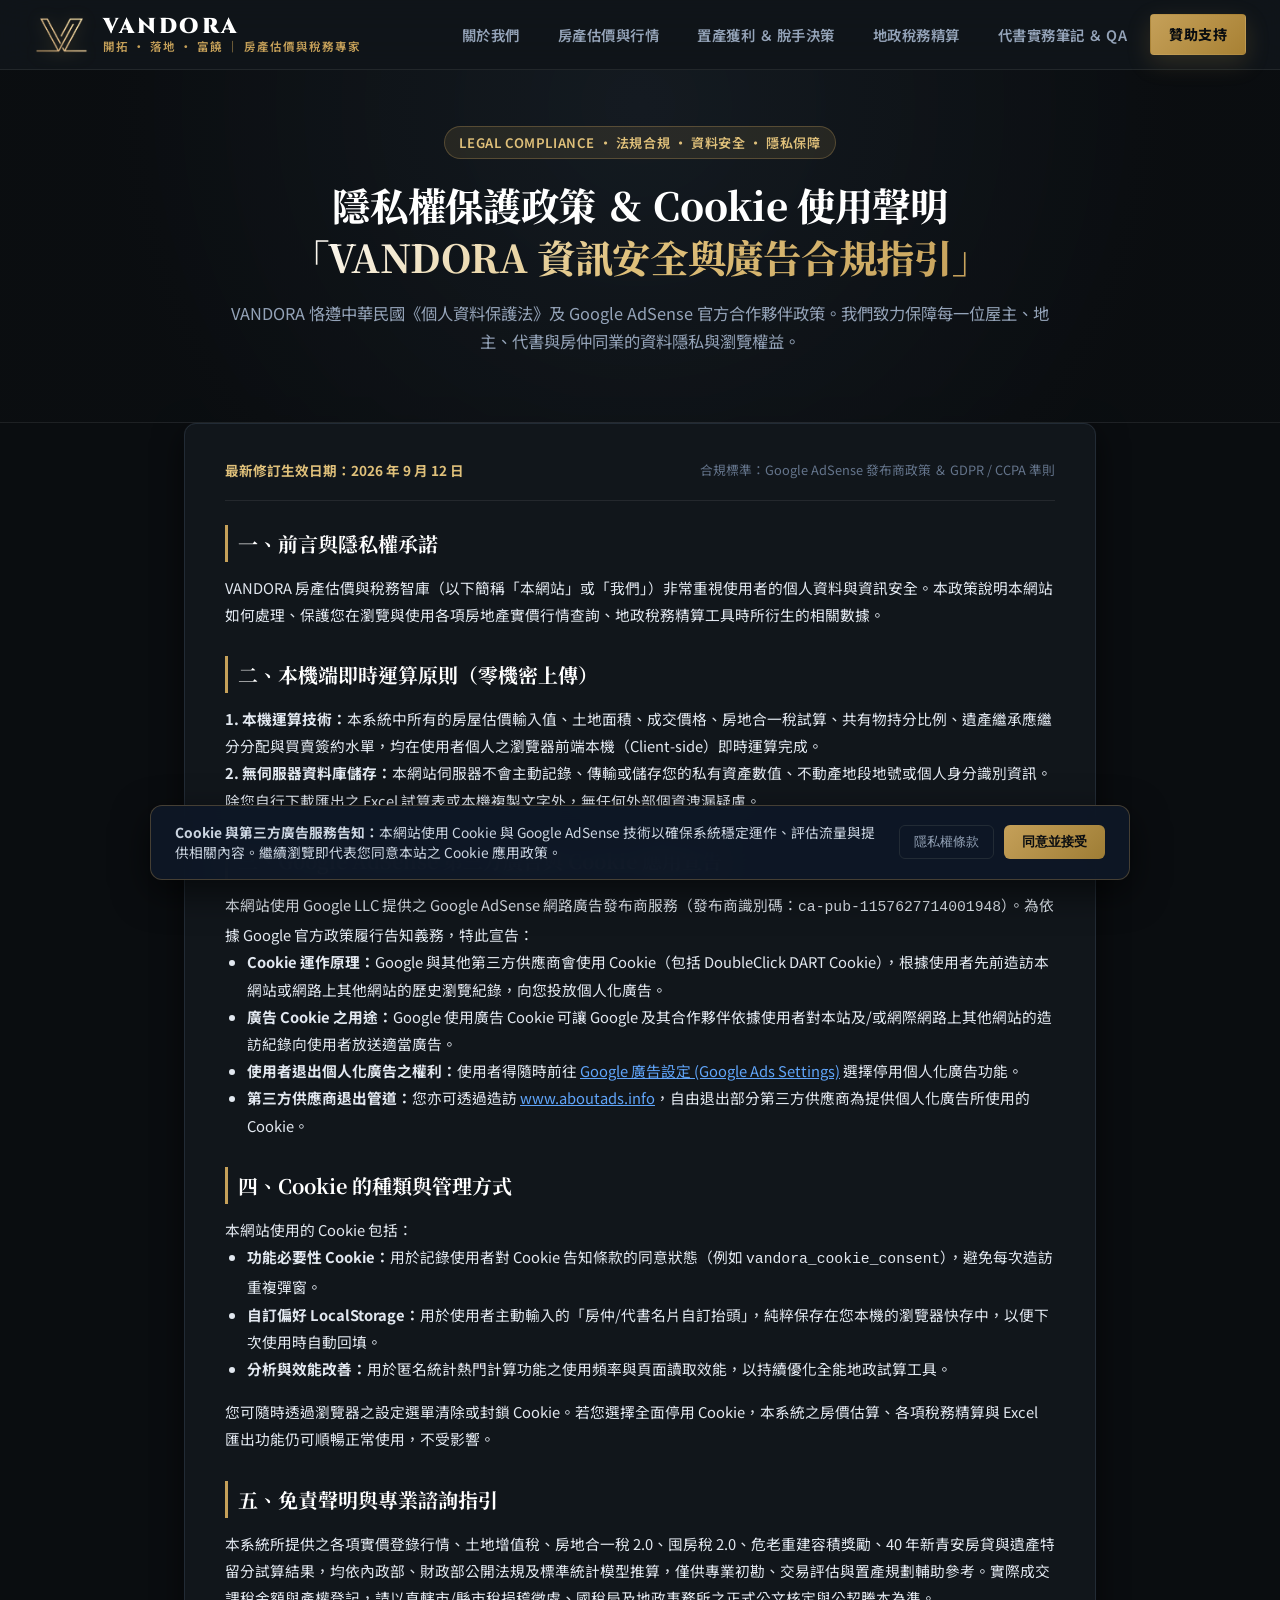
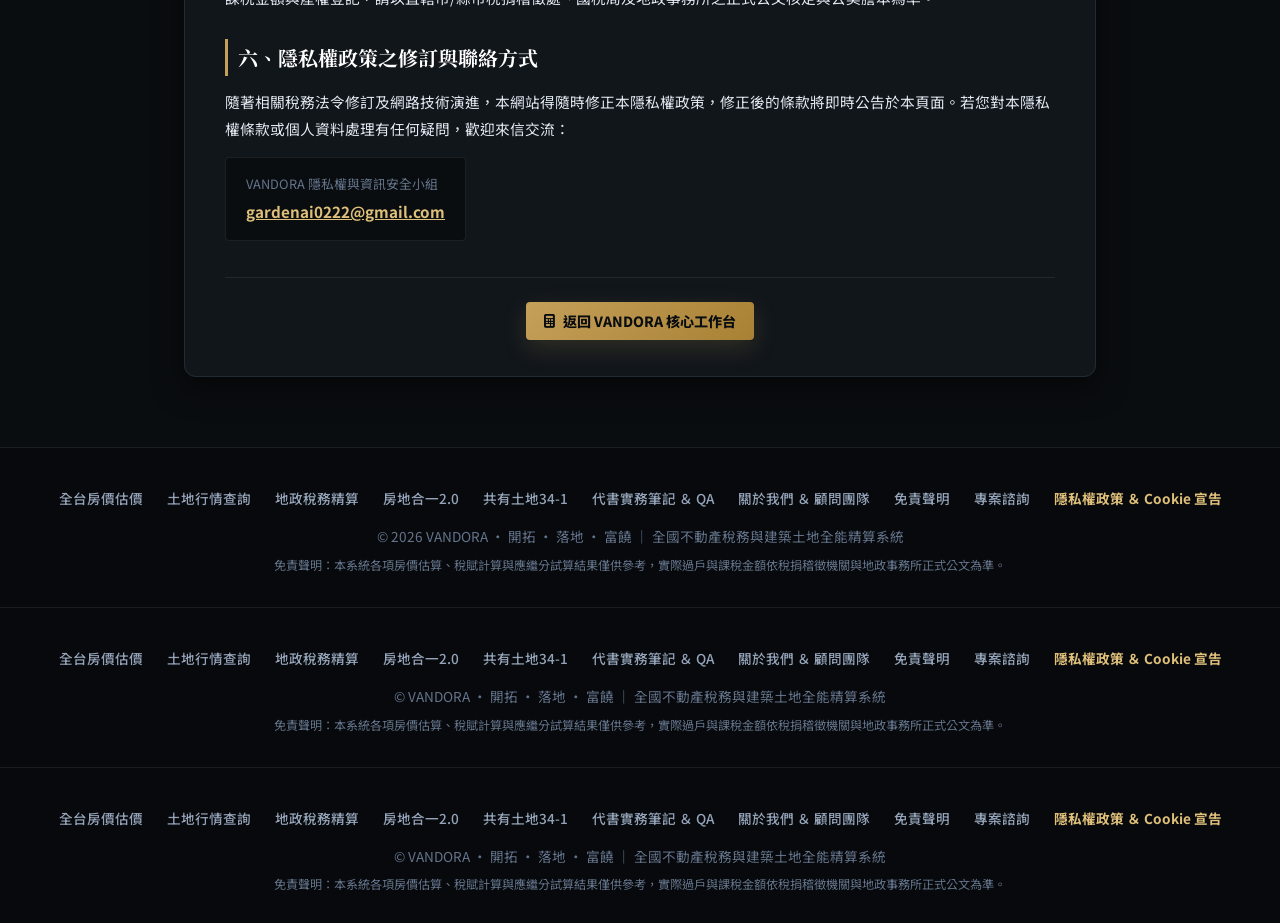
<file: privacy.html>
<!DOCTYPE html>
<html lang="zh-TW">
<head>
    <meta charset="UTF-8">
    <meta name="viewport" content="width=device-width, initial-scale=1.0">
    <title>隱私權政策與 Cookie 使用聲明 ｜ Google AdSense 官方合規 ｜ VANDORA</title>
    <meta name="description" content="VANDORA（開拓 ‧ 落地 ‧ 富饒）官方隱私權保護政策、Cookie 使用聲明、Google AdSense 第三方廣告服務條款與個人資料安全保障宣告。嚴格合規個人資料保護法與 Google 發布商規範。">
    <meta name="keywords" content="VANDORA隱私權政策, Cookie聲明, Google AdSense廣告政策, 個人資料保護法, 房產估價隱私, 地政稅務個資安全">
    <meta name="author" content="VANDORA 專業法務與資訊團隊">
    <link rel="canonical" href="https://gardenai0222-a11y.github.io/VANDORA/privacy.html">

    <!-- Open Graph -->
    <meta property="og:site_name" content="VANDORA 房產估價與稅務智庫">
    <meta property="og:title" content="隱私權政策與 Cookie 使用聲明 ｜ VANDORA">
    <meta property="og:description" content="VANDORA 官方隱私權保護政策與 Google AdSense 服務條款合規宣告。">
    <meta property="og:type" content="website">
    <meta property="og:url" content="https://gardenai0222-a11y.github.io/VANDORA/privacy.html">
    <meta property="og:image" content="https://gardenai0222-a11y.github.io/VANDORA/assets/vandora_logo.png">
    <meta property="og:locale" content="zh_TW">

    <!-- Google AdSense 官方發布商代碼 -->
    <script async src="https://pagead2.googlesyndication.com/pagead/js/adsbygoogle.js?client=ca-pub-1157627714001948" crossorigin="anonymous"></script>

    <!-- Schema.org JSON-LD -->
    <script type="application/ld+json">
    {
      "@context": "https://schema.org",
      "@type": "WebPage",
      "name": "VANDORA 隱私權政策與 Cookie 使用聲明",
      "url": "https://gardenai0222-a11y.github.io/VANDORA/privacy.html",
      "description": "VANDORA 官方隱私權保護條款、Google AdSense 廣告供應商 Cookie 政策與使用者權利宣告。",
      "publisher": {
        "@type": "Organization",
        "name": "VANDORA 房產估價與稅務智庫",
        "url": "https://gardenai0222-a11y.github.io/",
        "logo": "https://gardenai0222-a11y.github.io/VANDORA/assets/vandora_logo.png"
      }
    }
    </script>

    <link rel="preconnect" href="https://fonts.googleapis.com">
    <link rel="preconnect" href="https://fonts.gstatic.com" crossorigin>
    <link href="https://fonts.googleapis.com/css2?family=Cinzel:wght@600;700;800;900&family=Noto+Sans+TC:wght@400;500;600;700;900&family=Noto+Serif+TC:wght@500;600;700;800;900&display=swap" rel="stylesheet">
    <link rel="stylesheet" href="https://cdnjs.cloudflare.com/ajax/libs/font-awesome/6.5.1/css/all.min.css">
    <link rel="stylesheet" href="css/style.css">
    <link rel="icon" type="image/png" href="assets/favicon.png">
    <link rel="manifest" href="manifest.json">
</head>
<body>

    <!-- 頂級雙層典雅導覽列 (Precision Navbar) -->
    <header class="navbar">
        <div class="nav-container">
            <a href="index.html" class="brand-wrapper">
                <img src="assets/vandora_icon.png" alt="VANDORA Logo" class="brand-logo-img">
                <div class="brand-titles">
                    <span class="brand-name">VANDORA</span>
                    <span class="brand-sub">開拓 ‧ 落地 ‧ 富饒 ｜ 房產估價與稅務專家</span>
                </div>
            </a>

            <ul class="nav-menu" id="navMenu">
                <li><a href="about.html">關於我們</a></li>
                <li><a href="index.html">房產估價與行情</a></li>
                <li><a href="roi.html">置產獲利 ＆ 脫手決策</a></li>
                <li><a href="tax.html">地政稅務精算</a></li>
                <li><a href="notes.html">代書實務筆記 ＆ QA</a></li>
                <li><a href="javascript:void(0)" onclick="openSponsorModal()" class="btn-gold-action">贊助支持</a></li>
            </ul>

            <div class="hamburger" id="hamburgerBtn">
                <i class="fas fa-bars"></i>
            </div>
        </div>
    </header>

    <!-- 頁首 Editorial Hero Header -->
    <section class="hero-editorial" style="padding-bottom: 30px;">
        <div class="container">
            <div class="hero-tag">
                LEGAL COMPLIANCE ‧ 法規合規 ‧ 資料安全 ‧ 隱私保障
            </div>
            <h1 class="hero-headline">
                隱私權保護政策 ＆ Cookie 使用聲明<br>
                <span>「VANDORA 資訊安全與廣告合規指引」</span>
            </h1>
            <p class="hero-subhead">
                VANDORA 恪遵中華民國《個人資料保護法》及 Google AdSense 官方合作夥伴政策。我們致力保障每一位屋主、地主、代書與房仲同業的資料隱私與瀏覽權益。
            </p>
        </div>
    </section>

    <!-- 隱私權政策本體內容 -->
    <main class="container" style="max-width: 960px; margin-bottom: 70px;">
        <div class="card" style="background: var(--c-bg-surface); border: 1px solid var(--c-border-subtle); border-radius: var(--radius-md); padding: 36px 40px; box-shadow: var(--shadow-elevated);">

            <div style="border-bottom: 1px solid var(--c-border-hairline); padding-bottom: 18px; margin-bottom: 24px; display: flex; justify-content: space-between; align-items: center; flex-wrap: wrap; gap: 10px;">
                <span style="font-size: 0.85rem; color: var(--c-brass-light); font-weight: 700;">最新修訂生效日期：2026 年 9 月 12 日</span>
                <span style="font-size: 0.8rem; color: var(--c-text-dim);">合規標準：Google AdSense 發布商政策 ＆ GDPR / CCPA 準則</span>
            </div>

            <article style="color: var(--c-text-main); font-size: 0.92rem; line-height: 1.85;">
                <h3 style="color: #FFFFFF; font-size: 1.25rem; font-family: var(--font-serif); margin-top: 24px; margin-bottom: 12px; border-left: 3px solid var(--c-brass-gold); padding-left: 10px;">
                    一、前言與隱私權承諾
                </h3>
                <p>
                    VANDORA 房產估價與稅務智庫（以下簡稱「本網站」或「我們」）非常重視使用者的個人資料與資訊安全。本政策說明本網站如何處理、保護您在瀏覽與使用各項房地產實價行情查詢、地政稅務精算工具時所衍生的相關數據。
                </p>

                <h3 style="color: #FFFFFF; font-size: 1.25rem; font-family: var(--font-serif); margin-top: 28px; margin-bottom: 12px; border-left: 3px solid var(--c-brass-gold); padding-left: 10px;">
                    二、本機端即時運算原則（零機密上傳）
                </h3>
                <p>
                    <strong>1. 本機運算技術：</strong>本系統中所有的房屋估價輸入值、土地面積、成交價格、房地合一稅試算、共有物持分比例、遺產繼承應繼分分配與買賣簽約水單，均在使用者個人之瀏覽器前端本機（Client-side）即時運算完成。<br>
                    <strong>2. 無伺服器資料庫儲存：</strong>本網站伺服器不會主動記錄、傳輸或儲存您的私有資產數值、不動產地段地號或個人身分識別資訊。除您自行下載匯出之 Excel 試算表或本機複製文字外，無任何外部個資洩漏疑慮。
                </p>

                <h3 style="color: #FFFFFF; font-size: 1.25rem; font-family: var(--font-serif); margin-top: 28px; margin-bottom: 12px; border-left: 3px solid var(--c-brass-gold); padding-left: 10px;">
                    三、Google AdSense 第三方廣告與 Cookie 應用宣告
                </h3>
                <p>
                    本網站使用 Google LLC 提供之 Google AdSense 網路廣告發布商服務（發布商識別碼：<code>ca-pub-1157627714001948</code>）。為依據 Google 官方政策履行告知義務，特此宣告：
                </p>
                <ul style="padding-left: 22px; margin-bottom: 16px;">
                    <li><strong>Cookie 運作原理：</strong>Google 與其他第三方供應商會使用 Cookie（包括 DoubleClick DART Cookie），根據使用者先前造訪本網站或網路上其他網站的歷史瀏覽紀錄，向您投放個人化廣告。</li>
                    <li><strong>廣告 Cookie 之用途：</strong>Google 使用廣告 Cookie 可讓 Google 及其合作夥伴依據使用者對本站及/或網際網路上其他網站的造訪紀錄向使用者放送適當廣告。</li>
                    <li><strong>使用者退出個人化廣告之權利：</strong>使用者得隨時前往 <a href="https://www.google.com/settings/ads" target="_blank" style="color: #60A5FA; text-decoration: underline;">Google 廣告設定 (Google Ads Settings)</a> 選擇停用個人化廣告功能。</li>
                    <li><strong>第三方供應商退出管道：</strong>您亦可透過造訪 <a href="https://www.aboutads.info" target="_blank" style="color: #60A5FA; text-decoration: underline;">www.aboutads.info</a>，自由退出部分第三方供應商為提供個人化廣告所使用的 Cookie。</li>
                </ul>

                <h3 style="color: #FFFFFF; font-size: 1.25rem; font-family: var(--font-serif); margin-top: 28px; margin-bottom: 12px; border-left: 3px solid var(--c-brass-gold); padding-left: 10px;">
                    四、Cookie 的種類與管理方式
                </h3>
                <p>
                    本網站使用的 Cookie 包括：
                </p>
                <ul style="padding-left: 22px; margin-bottom: 16px;">
                    <li><strong>功能必要性 Cookie：</strong>用於記錄使用者對 Cookie 告知條款的同意狀態（例如 <code>vandora_cookie_consent</code>），避免每次造訪重複彈窗。</li>
                    <li><strong>自訂偏好 LocalStorage：</strong>用於使用者主動輸入的「房仲/代書名片自訂抬頭」，純粹保存在您本機的瀏覽器快存中，以便下次使用時自動回填。</li>
                    <li><strong>分析與效能改善：</strong>用於匿名統計熱門計算功能之使用頻率與頁面讀取效能，以持續優化全能地政試算工具。</li>
                </ul>
                <p>
                    您可隨時透過瀏覽器之設定選單清除或封鎖 Cookie。若您選擇全面停用 Cookie，本系統之房價估算、各項稅務精算與 Excel 匯出功能仍可順暢正常使用，不受影響。
                </p>

                <h3 style="color: #FFFFFF; font-size: 1.25rem; font-family: var(--font-serif); margin-top: 28px; margin-bottom: 12px; border-left: 3px solid var(--c-brass-gold); padding-left: 10px;">
                    五、免責聲明與專業諮詢指引
                </h3>
                <p>
                    本系統所提供之各項實價登錄行情、土地增值稅、房地合一稅 2.0、囤房稅 2.0、危老重建容積獎勵、40 年新青安房貸與遺產特留分試算結果，均依內政部、財政部公開法規及標準統計模型推算，僅供專業初勘、交易評估與置產規劃輔助參考。實際成交課稅金額與產權登記，請以直轄市/縣市稅捐稽徵處、國稅局及地政事務所之正式公文核定與公契謄本為準。
                </p>

                <h3 style="color: #FFFFFF; font-size: 1.25rem; font-family: var(--font-serif); margin-top: 28px; margin-bottom: 12px; border-left: 3px solid var(--c-brass-gold); padding-left: 10px;">
                    六、隱私權政策之修訂與聯絡方式
                </h3>
                <p>
                    隨著相關稅務法令修訂及網路技術演進，本網站得隨時修正本隱私權政策，修正後的條款將即時公告於本頁面。若您對本隱私權條款或個人資料處理有任何疑問，歡迎來信交流：
                </p>
                <div style="background: var(--c-bg-canvas); border: 1px solid var(--c-border-hairline); border-radius: var(--radius-xs); padding: 14px 20px; margin-top: 14px; display: inline-block;">
                    <div style="font-size: 0.8rem; color: var(--c-text-dim); margin-bottom: 2px;">VANDORA 隱私權與資訊安全小組</div>
                    <a href="mailto:gardenai0222@gmail.com" style="color: var(--c-brass-light); font-weight: 700; font-size: 0.95rem; text-decoration: underline;">gardenai0222@gmail.com</a>
                </div>
            </article>

            <div style="text-align: center; margin-top: 36px; padding-top: 24px; border-top: 1px solid var(--c-border-hairline);">
                <a href="index.html" class="btn-gold-action" style="display: inline-flex; align-items: center; gap: 8px; text-decoration: none; padding: 10px 24px;">
                    <i class="fas fa-calculator"></i> 返回 VANDORA 核心工作台
                </a>
            </div>
        </div>
    </main>

    <!-- 頁尾 Footer -->
    <footer class="site-footer">
        <div class="container">
            <div class="footer-nav">
                <a href="index.html">全台房價估價</a>
                <a href="index.html">土地行情查詢</a>
                <a href="tax.html">地政稅務精算</a>
                <a href="tax.html#workbench">房地合一2.0</a>
                <a href="tax.html#workbench">共有土地34-1</a>
                <a href="notes.html">代書實務筆記 ＆ QA</a>
                <a href="about.html">關於我們 ＆ 顧問團隊</a>
                <a href="about.html#disclaimer">免責聲明</a>
                <a href="about.html#contact">專案諮詢</a>
                <a href="privacy.html" style="color: var(--c-brass-light); font-weight: 700;">隱私權政策 ＆ Cookie 宣告</a>
            </div>
            <p style="margin-bottom: 8px;">© <span id="currentYearFooter"></span> VANDORA ‧ 開拓 ‧ 落地 ‧ 富饒 ｜ 全國不動產稅務與建築土地全能精算系統</p>
            <p style="font-size: 0.76rem; color: var(--c-text-dim);">免責聲明：本系統各項房價估算、稅賦計算與應繼分試算結果僅供參考，實際過戶與課稅金額依稅捐稽徵機關與地政事務所正式公文為準。</p>
        </div>
    </footer>

    <!-- 贊助支持彈窗 Modal (純自願隨喜請喝咖啡 ‧ 零法律糾紛 ‧ 零客服負擔 ‧ 全功能直接免費使用) -->
<div id="sponsorModal" onclick="if(event.target===this)closeSponsorModal()" style="display: none; position: fixed; inset: 0; width: 100vw; height: 100vh; background: rgba(0, 0, 0, 0.82); z-index: 100000; align-items: center; justify-content: center; backdrop-filter: blur(8px); padding: 16px; box-sizing: border-box; overflow-y: auto;">
    <div style="position: relative; background: #11161B; border: 1px solid var(--c-brass-border, #C5A059); border-radius: 16px; padding: 26px 22px 20px; max-width: 480px; width: 100%; max-height: calc(100vh - 40px); overflow-y: auto; text-align: center; box-shadow: 0 20px 50px rgba(0,0,0,0.8); box-sizing: border-box;">
        
        <!-- 右上角極明顯關閉按鈕 -->
        <button type="button" onclick="closeSponsorModal()" style="position: absolute; top: 12px; right: 12px; background: rgba(255, 255, 255, 0.1); border: 1px solid rgba(255, 255, 255, 0.25); color: #FFFFFF; width: 34px; height: 34px; border-radius: 50%; font-size: 1.15rem; line-height: 1; cursor: pointer; display: flex; align-items: center; justify-content: center; transition: all 0.2s;" onmouseover="this.style.background='rgba(255,255,255,0.25)'" onmouseout="this.style.background='rgba(255,255,255,0.1)'" title="關閉視窗 (ESC)" aria-label="關閉視窗">✕</button>

        <div style="width: 48px; height: 48px; border-radius: 50%; background: var(--c-brass-muted, rgba(197, 160, 89, 0.15)); color: var(--c-brass-light, #DFC07A); display: flex; align-items: center; justify-content: center; font-size: 1.45rem; margin: 0 auto 10px; border: 1px solid var(--c-brass-border, #C5A059);">
            ☕
        </div>
        <h3 style="color: #FFFFFF; font-size: 1.25rem; font-weight: 800; font-family: var(--font-serif); margin-bottom: 5px;">請開發與維運團隊喝杯咖啡</h3>
        <p style="color: var(--c-text-muted, #94A3B8); font-size: 0.82rem; margin-bottom: 10px; line-height: 1.5;">
            VANDORA 堅持<strong>全功能 100% 開放免費使用、無付費牆、免註冊登入</strong>。所有 Excel 旗艦試算報告、簽約水單與法規精算皆可在瀏覽器直接免費一鍵匯出！
        </p>

        <!-- 隨喜利他理念說明卡 -->
        <div style="background: rgba(197, 160, 89, 0.08); border: 1px solid rgba(197, 160, 89, 0.3); border-radius: 8px; padding: 9px 12px; text-align: left; font-size: 0.78rem; line-height: 1.5; color: #E2E8F0; margin-bottom: 10px;">
            <strong style="color: #DFC07A; display: block; margin-bottom: 2px;">🌿 隨喜支持 ‧ 讓專業工具持續開源運作：</strong>
            若本工具在您買賣房屋、地政簽約、資產傳承或申報房產稅時，為您避開了法規地雷、精準省下了數萬元的代書費與重稅，歡迎自由隨喜請工程團隊喝杯咖啡（NT$ 50 ~ 200 元隨喜），補貼每週自動同步內政部開放資料之雲端伺服器頻寬！
        </div>

        <!-- 銀行帳戶與多元轉帳 -->
        <div style="background: #0A0D10; border: 1px solid var(--c-border-subtle, rgba(255,255,255,0.1)); border-radius: 10px; padding: 11px 13px; margin-bottom: 10px; text-align: left;">
            <div style="display: flex; justify-content: space-between; align-items: center; margin-bottom: 3px;">
                <span style="font-size: 0.76rem; color: var(--c-text-dim, #94A3B8);">國泰世華商業銀行 (代碼 013) ｜ 戶名：胡女士</span>
                <span style="font-size: 0.7rem; color: #34D399; background: rgba(52, 211, 153, 0.15); padding: 1px 5px; border-radius: 4px;">支援各大網銀/ATM</span>
            </div>
            <div style="font-size: 1.2rem; font-weight: 800; color: #DFC07A; font-family: monospace; letter-spacing: 1.5px; margin-bottom: 3px;">
                帳號：007506098097
            </div>
            <div style="font-size: 0.7rem; color: var(--c-text-dim, #64748B); line-height: 1.35;">
                💡 跨行轉帳小撇步：使用 街口支付 / 台灣 Pay / LINE Pay / 各家網銀 通常享有每月跨行免手續費優惠！
            </div>
        </div>

        <div style="font-size: 0.68rem; color: #64748B; line-height: 1.4; margin-bottom: 12px; text-align: justify; background: rgba(0,0,0,0.25); padding: 7px 9px; border-radius: 6px; border: 1px dashed rgba(255,255,255,0.08);">
            ⚖️ 【無償隨喜贊助聲明】：本贊助純屬自願性無償請喝咖啡性質（民法第 406條無償贈與），無任何商品販售、無實體或數位禮包、無人工對帳或後續寄送義務。本站全功能永久免費，不贊助亦可 100% 自由使用與匯出報告，絕無任何強制或對價關係。感謝您的認同與暖心鼓勵！
        </div>

        <!-- 複製按鈕組 -->
        <div style="display: grid; grid-template-columns: 1fr 1fr; gap: 8px; margin-bottom: 8px;">
            <button type="button" onclick="copySponsorAccount()" style="background: var(--c-brass-gold, #C5A059); color: #0A0D10; font-weight: 800; font-size: 0.8rem; border: none; padding: 9px; border-radius: 6px; cursor: pointer;">
                複製帳號 (00750...)
            </button>
            <button type="button" onclick="copySponsorBankCode()" style="background: rgba(197, 160, 89, 0.2); border: 1px solid var(--c-brass-gold, #C5A059); color: #DFC07A; font-weight: 800; font-size: 0.8rem; padding: 9px; border-radius: 6px; cursor: pointer;">
                複製銀行代碼 (013)
            </button>
        </div>
        <button type="button" onclick="closeSponsorModal()" style="width: 100%; background: rgba(255,255,255,0.07); color: #E2E8F0; font-weight: 700; font-size: 0.84rem; border: 1px solid rgba(255,255,255,0.18); padding: 8px; border-radius: 6px; cursor: pointer;" onmouseover="this.style.background='rgba(255,255,255,0.15)'" onmouseout="this.style.background='rgba(255,255,255,0.07)'">
            關閉視窗 (ESC)
        </button>
    </div>
</div>

<!-- Cookie 告知橫幅 (Cookie Consent Banner) -->
<div id="cookieBanner" class="cookie-consent-banner" style="display: none;">
    <div class="cookie-consent-text">
        <strong>Cookie 與第三方廣告服務告知：</strong>本網站使用 Cookie 與 Google AdSense 技術以確保系統穩定運作、評估流量與提供相關內容。繼續瀏覽即代表您同意本站之 Cookie 應用政策。
    </div>
    <div class="cookie-consent-actions">
        <button type="button" class="btn-cookie-privacy" onclick="openPrivacyModal()">隱私權條款</button>
        <button type="button" class="btn-cookie-accept" onclick="acceptCookieConsent()">同意並接受</button>
    </div>
</div>

<!-- 隱私權政策與 Cookie 條款彈窗 Modal (Google AdSense 審核必備) -->
<div id="privacyModal" onclick="if(event.target===this)closePrivacyModal()" style="display: none; position: fixed; inset: 0; width: 100vw; height: 100vh; background: rgba(0, 0, 0, 0.85); z-index: 100000; align-items: center; justify-content: center; backdrop-filter: blur(10px); padding: 16px; box-sizing: border-box; overflow-y: auto;">
    <div style="position: relative; background: #11161B; border: 1px solid var(--c-brass-border, #C5A059); border-radius: 16px; padding: 28px 24px; max-width: 640px; width: 100%; max-height: calc(100vh - 40px); overflow-y: auto; text-align: left; box-shadow: 0 20px 50px rgba(0,0,0,0.8); box-sizing: border-box;">
        <button type="button" onclick="closePrivacyModal()" style="position: absolute; top: 14px; right: 14px; background: rgba(255, 255, 255, 0.1); border: 1px solid rgba(255, 255, 255, 0.25); color: #FFFFFF; width: 34px; height: 34px; border-radius: 50%; font-size: 1.15rem; line-height: 1; cursor: pointer; display: flex; align-items: center; justify-content: center; transition: all 0.2s;" onmouseover="this.style.background='rgba(255,255,255,0.25)'" onmouseout="this.style.background='rgba(255,255,255,0.1)'" title="關閉視窗 (ESC)" aria-label="關閉視窗">✕</button>
        <div style="display: flex; justify-content: space-between; align-items: center; border-bottom: 1px solid var(--c-border-hairline, rgba(255,255,255,0.1)); padding-bottom: 14px; margin-bottom: 14px;">
            <h3 style="color: #FFFFFF; font-size: 1.25rem; font-weight: 800; font-family: var(--font-serif); margin: 0; display: flex; align-items: center; gap: 8px;">
                隱私權政策 ＆ Cookie 使用聲明
            </h3>
        </div>
        
        <div class="privacy-body-scroll" style="color: #CBD5E1; font-size: 0.85rem; line-height: 1.6;">
            <h4 style="color: #DFC07A; margin-top: 10px; margin-bottom: 4px;">一、個人資料保護原則</h4>
            <p>本系統（VANDORA）尊重並保護每位使用者的隱私。所有房屋市值試算、土地行情與地政稅務精算均在使用者瀏覽器端本機即時運算完成，本站不會主動儲存或對外洩漏您的資產數據。</p>

            <h4 style="color: #DFC07A; margin-top: 12px; margin-bottom: 4px;">二、Google AdSense 廣告與第三方 Cookie 宣告</h4>
            <p>本網站使用 Google AdSense 廣告發布商服務（發布商 ID：<code>ca-pub-1157627714001948</code>）。Google 作為第三方廣告供應商，會使用 Cookie（包括 DoubleClick DART Cookie）根據您造訪本網站及其他網站的歷史紀錄投放相關廣告。</p>
            <ul style="padding-left: 20px; margin-top: 4px;">
                <li>使用者得隨時造訪 <a href="https://www.google.com/settings/ads" target="_blank" style="color: #60A5FA;">Google 廣告設定</a> 停用個人化廣告。</li>
                <li>若您不希望第三方供應商使用 Cookie 投放廣告，亦可前往 <a href="https://www.aboutads.info" target="_blank" style="color: #60A5FA;">AboutAds.info</a> 退出。</li>
            </ul>

            <h4 style="color: #DFC07A; margin-top: 12px; margin-bottom: 4px;">三、網站流量分析與效能優化</h4>
            <p>本站可能透過匿名化分析技術記錄造訪次數、熱門功能與停留時間，以持續優化全能地政試算工具之運算效能。</p>

            <h4 style="color: #DFC07A; margin-top: 12px; margin-bottom: 4px;">四、免責聲明</h4>
            <p>本系統各項實價登錄行情與稅務試算均依內政部公開數據與常規估價演算法推算，實際成交價格與課稅稅額請以買賣雙方契約及主管機關正式核定為準。</p>
        </div>

        <div style="text-align: right; margin-top: 16px;">
            <button type="button" onclick="closePrivacyModal()" style="background: linear-gradient(135deg, #C5A059 0%, #9E7D35 100%); color: #0A0D10; font-weight: 800; border: none; padding: 10px 24px; border-radius: 6px; cursor: pointer;">
                我已充分了解並關閉
            </button>
        </div>
    </div>
</div>


<!-- 頁尾 Footer -->
    <footer class="site-footer">
        <div class="container">
            <div class="footer-nav">
                <a href="index.html">全台房價估價</a>
                <a href="index.html">土地行情查詢</a>
                <a href="tax.html">地政稅務精算</a>
                <a href="tax.html#workbench">房地合一2.0</a>
                <a href="tax.html#workbench">共有土地34-1</a>
                <a href="notes.html">代書實務筆記 ＆ QA</a>
                <a href="about.html">關於我們 ＆ 顧問團隊</a>
                <a href="about.html#disclaimer">免責聲明</a>
                <a href="about.html#contact">專案諮詢</a>
                <a href="privacy.html" style="color: var(--c-brass-light); font-weight: 700;">隱私權政策 ＆ Cookie 宣告</a>
            </div>
            <p style="margin-bottom: 8px;">© <span id="currentYearFooter"></span> VANDORA ‧ 開拓 ‧ 落地 ‧ 富饒 ｜ 全國不動產稅務與建築土地全能精算系統</p>
            <p style="font-size: 0.76rem; color: var(--c-text-dim);">免責聲明：本系統各項房價估算、稅賦計算與應繼分試算結果僅供參考，實際過戶與課稅金額依稅捐稽徵機關與地政事務所正式公文為準。</p>
        </div>
    </footer>

    <!-- 贊助支持彈窗 Modal (純自願隨喜請喝咖啡 ‧ 零法律糾紛 ‧ 零客服負擔 ‧ 全功能直接免費使用) -->
<div id="sponsorModal" onclick="if(event.target===this)closeSponsorModal()" style="display: none; position: fixed; inset: 0; width: 100vw; height: 100vh; background: rgba(0, 0, 0, 0.82); z-index: 100000; align-items: center; justify-content: center; backdrop-filter: blur(8px); padding: 16px; box-sizing: border-box; overflow-y: auto;">
    <div style="position: relative; background: #11161B; border: 1px solid var(--c-brass-border, #C5A059); border-radius: 16px; padding: 26px 22px 20px; max-width: 480px; width: 100%; max-height: calc(100vh - 40px); overflow-y: auto; text-align: center; box-shadow: 0 20px 50px rgba(0,0,0,0.8); box-sizing: border-box;">
        
        <!-- 右上角極明顯關閉按鈕 -->
        <button type="button" onclick="closeSponsorModal()" style="position: absolute; top: 12px; right: 12px; background: rgba(255, 255, 255, 0.1); border: 1px solid rgba(255, 255, 255, 0.25); color: #FFFFFF; width: 34px; height: 34px; border-radius: 50%; font-size: 1.15rem; line-height: 1; cursor: pointer; display: flex; align-items: center; justify-content: center; transition: all 0.2s;" onmouseover="this.style.background='rgba(255,255,255,0.25)'" onmouseout="this.style.background='rgba(255,255,255,0.1)'" title="關閉視窗 (ESC)" aria-label="關閉視窗">✕</button>

        <div style="width: 48px; height: 48px; border-radius: 50%; background: var(--c-brass-muted, rgba(197, 160, 89, 0.15)); color: var(--c-brass-light, #DFC07A); display: flex; align-items: center; justify-content: center; font-size: 1.45rem; margin: 0 auto 10px; border: 1px solid var(--c-brass-border, #C5A059);">
            ☕
        </div>
        <h3 style="color: #FFFFFF; font-size: 1.25rem; font-weight: 800; font-family: var(--font-serif); margin-bottom: 5px;">請開發與維運團隊喝杯咖啡</h3>
        <p style="color: var(--c-text-muted, #94A3B8); font-size: 0.82rem; margin-bottom: 10px; line-height: 1.5;">
            VANDORA 堅持<strong>全功能 100% 開放免費使用、無付費牆、免註冊登入</strong>。所有 Excel 旗艦試算報告、簽約水單與法規精算皆可在瀏覽器直接免費一鍵匯出！
        </p>

        <!-- 隨喜利他理念說明卡 -->
        <div style="background: rgba(197, 160, 89, 0.08); border: 1px solid rgba(197, 160, 89, 0.3); border-radius: 8px; padding: 9px 12px; text-align: left; font-size: 0.78rem; line-height: 1.5; color: #E2E8F0; margin-bottom: 10px;">
            <strong style="color: #DFC07A; display: block; margin-bottom: 2px;">🌿 隨喜支持 ‧ 讓專業工具持續開源運作：</strong>
            若本工具在您買賣房屋、地政簽約、資產傳承或申報房產稅時，為您避開了法規地雷、精準省下了數萬元的代書費與重稅，歡迎自由隨喜請工程團隊喝杯咖啡（NT$ 50 ~ 200 元隨喜），補貼每週自動同步內政部開放資料之雲端伺服器頻寬！
        </div>

        <!-- 銀行帳戶與多元轉帳 -->
        <div style="background: #0A0D10; border: 1px solid var(--c-border-subtle, rgba(255,255,255,0.1)); border-radius: 10px; padding: 11px 13px; margin-bottom: 10px; text-align: left;">
            <div style="display: flex; justify-content: space-between; align-items: center; margin-bottom: 3px;">
                <span style="font-size: 0.76rem; color: var(--c-text-dim, #94A3B8);">國泰世華商業銀行 (代碼 013) ｜ 戶名：胡女士</span>
                <span style="font-size: 0.7rem; color: #34D399; background: rgba(52, 211, 153, 0.15); padding: 1px 5px; border-radius: 4px;">支援各大網銀/ATM</span>
            </div>
            <div style="font-size: 1.2rem; font-weight: 800; color: #DFC07A; font-family: monospace; letter-spacing: 1.5px; margin-bottom: 3px;">
                帳號：007506098097
            </div>
            <div style="font-size: 0.7rem; color: var(--c-text-dim, #64748B); line-height: 1.35;">
                💡 跨行轉帳小撇步：使用 街口支付 / 台灣 Pay / LINE Pay / 各家網銀 通常享有每月跨行免手續費優惠！
            </div>
        </div>

        <div style="font-size: 0.68rem; color: #64748B; line-height: 1.4; margin-bottom: 12px; text-align: justify; background: rgba(0,0,0,0.25); padding: 7px 9px; border-radius: 6px; border: 1px dashed rgba(255,255,255,0.08);">
            ⚖️ 【無償隨喜贊助聲明】：本贊助純屬自願性無償請喝咖啡性質（民法第 406條無償贈與），無任何商品販售、無實體或數位禮包、無人工對帳或後續寄送義務。本站全功能永久免費，不贊助亦可 100% 自由使用與匯出報告，絕無任何強制或對價關係。感謝您的認同與暖心鼓勵！
        </div>

        <!-- 複製按鈕組 -->
        <div style="display: grid; grid-template-columns: 1fr 1fr; gap: 8px; margin-bottom: 8px;">
            <button type="button" onclick="copySponsorAccount()" style="background: var(--c-brass-gold, #C5A059); color: #0A0D10; font-weight: 800; font-size: 0.8rem; border: none; padding: 9px; border-radius: 6px; cursor: pointer;">
                複製帳號 (00750...)
            </button>
            <button type="button" onclick="copySponsorBankCode()" style="background: rgba(197, 160, 89, 0.2); border: 1px solid var(--c-brass-gold, #C5A059); color: #DFC07A; font-weight: 800; font-size: 0.8rem; padding: 9px; border-radius: 6px; cursor: pointer;">
                複製銀行代碼 (013)
            </button>
        </div>
        <button type="button" onclick="closeSponsorModal()" style="width: 100%; background: rgba(255,255,255,0.07); color: #E2E8F0; font-weight: 700; font-size: 0.84rem; border: 1px solid rgba(255,255,255,0.18); padding: 8px; border-radius: 6px; cursor: pointer;" onmouseover="this.style.background='rgba(255,255,255,0.15)'" onmouseout="this.style.background='rgba(255,255,255,0.07)'">
            關閉視窗 (ESC)
        </button>
    </div>
</div>

<!-- Cookie 告知橫幅 (Cookie Consent Banner) -->
<div id="cookieBanner" class="cookie-consent-banner" style="display: none;">
    <div class="cookie-consent-text">
        <strong>Cookie 與第三方廣告服務告知：</strong>本網站使用 Cookie 與 Google AdSense 技術以確保系統穩定運作、評估流量與提供相關內容。繼續瀏覽即代表您同意本站之 Cookie 應用政策。
    </div>
    <div class="cookie-consent-actions">
        <button type="button" class="btn-cookie-privacy" onclick="openPrivacyModal()">隱私權條款</button>
        <button type="button" class="btn-cookie-accept" onclick="acceptCookieConsent()">同意並接受</button>
    </div>
</div>

<!-- 隱私權政策與 Cookie 條款彈窗 Modal (Google AdSense 審核必備) -->
<div id="privacyModal" onclick="if(event.target===this)closePrivacyModal()" style="display: none; position: fixed; inset: 0; width: 100vw; height: 100vh; background: rgba(0, 0, 0, 0.85); z-index: 100000; align-items: center; justify-content: center; backdrop-filter: blur(10px); padding: 16px; box-sizing: border-box; overflow-y: auto;">
    <div style="position: relative; background: #11161B; border: 1px solid var(--c-brass-border, #C5A059); border-radius: 16px; padding: 28px 24px; max-width: 640px; width: 100%; max-height: calc(100vh - 40px); overflow-y: auto; text-align: left; box-shadow: 0 20px 50px rgba(0,0,0,0.8); box-sizing: border-box;">
        <button type="button" onclick="closePrivacyModal()" style="position: absolute; top: 14px; right: 14px; background: rgba(255, 255, 255, 0.1); border: 1px solid rgba(255, 255, 255, 0.25); color: #FFFFFF; width: 34px; height: 34px; border-radius: 50%; font-size: 1.15rem; line-height: 1; cursor: pointer; display: flex; align-items: center; justify-content: center; transition: all 0.2s;" onmouseover="this.style.background='rgba(255,255,255,0.25)'" onmouseout="this.style.background='rgba(255,255,255,0.1)'" title="關閉視窗 (ESC)" aria-label="關閉視窗">✕</button>
        <div style="display: flex; justify-content: space-between; align-items: center; border-bottom: 1px solid var(--c-border-hairline, rgba(255,255,255,0.1)); padding-bottom: 14px; margin-bottom: 14px;">
            <h3 style="color: #FFFFFF; font-size: 1.25rem; font-weight: 800; font-family: var(--font-serif); margin: 0; display: flex; align-items: center; gap: 8px;">
                隱私權政策 ＆ Cookie 使用聲明
            </h3>
        </div>
        
        <div class="privacy-body-scroll" style="color: #CBD5E1; font-size: 0.85rem; line-height: 1.6;">
            <h4 style="color: #DFC07A; margin-top: 10px; margin-bottom: 4px;">一、個人資料保護原則</h4>
            <p>本系統（VANDORA）尊重並保護每位使用者的隱私。所有房屋市值試算、土地行情與地政稅務精算均在使用者瀏覽器端本機即時運算完成，本站不會主動儲存或對外洩漏您的資產數據。</p>

            <h4 style="color: #DFC07A; margin-top: 12px; margin-bottom: 4px;">二、Google AdSense 廣告與第三方 Cookie 宣告</h4>
            <p>本網站使用 Google AdSense 廣告發布商服務（發布商 ID：<code>ca-pub-1157627714001948</code>）。Google 作為第三方廣告供應商，會使用 Cookie（包括 DoubleClick DART Cookie）根據您造訪本網站及其他網站的歷史紀錄投放相關廣告。</p>
            <ul style="padding-left: 20px; margin-top: 4px;">
                <li>使用者得隨時造訪 <a href="https://www.google.com/settings/ads" target="_blank" style="color: #60A5FA;">Google 廣告設定</a> 停用個人化廣告。</li>
                <li>若您不希望第三方供應商使用 Cookie 投放廣告，亦可前往 <a href="https://www.aboutads.info" target="_blank" style="color: #60A5FA;">AboutAds.info</a> 退出。</li>
            </ul>

            <h4 style="color: #DFC07A; margin-top: 12px; margin-bottom: 4px;">三、網站流量分析與效能優化</h4>
            <p>本站可能透過匿名化分析技術記錄造訪次數、熱門功能與停留時間，以持續優化全能地政試算工具之運算效能。</p>

            <h4 style="color: #DFC07A; margin-top: 12px; margin-bottom: 4px;">四、免責聲明</h4>
            <p>本系統各項實價登錄行情與稅務試算均依內政部公開數據與常規估價演算法推算，實際成交價格與課稅稅額請以買賣雙方契約及主管機關正式核定為準。</p>
        </div>

        <div style="text-align: right; margin-top: 16px;">
            <button type="button" onclick="closePrivacyModal()" style="background: linear-gradient(135deg, #C5A059 0%, #9E7D35 100%); color: #0A0D10; font-weight: 800; border: none; padding: 10px 24px; border-radius: 6px; cursor: pointer;">
                我已充分了解並關閉
            </button>
        </div>
    </div>
</div>


<!-- 頁尾 Footer -->
    <footer class="site-footer">
        <div class="container">
            <div class="footer-nav">
                <a href="index.html">全台房價估價</a>
                <a href="index.html">土地行情查詢</a>
                <a href="tax.html">地政稅務精算</a>
                <a href="tax.html#workbench">房地合一2.0</a>
                <a href="tax.html#workbench">共有土地34-1</a>
                <a href="notes.html">代書實務筆記 ＆ QA</a>
                <a href="about.html">關於我們 ＆ 顧問團隊</a>
                <a href="about.html#disclaimer">免責聲明</a>
                <a href="about.html#contact">專案諮詢</a>
                <a href="privacy.html" style="color: var(--c-brass-light); font-weight: 700;">隱私權政策 ＆ Cookie 宣告</a>
            </div>
            <p style="margin-bottom: 8px;">© <span id="currentYearFooter"></span> VANDORA ‧ 開拓 ‧ 落地 ‧ 富饒 ｜ 全國不動產稅務與建築土地全能精算系統</p>
            <p style="font-size: 0.76rem; color: var(--c-text-dim);">免責聲明：本系統各項房價估算、稅賦計算與應繼分試算結果僅供參考，實際過戶與課稅金額依稅捐稽徵機關與地政事務所正式公文為準。</p>
        </div>
    </footer>

    <!-- 贊助支持彈窗 Modal -->
 <!-- 贊助支持彈窗 Modal (純公益隨喜請喝咖啡 ‧ 零客服負擔 ‧ 全功能直接免費使用) -->
 <div id="sponsorModal" style="display: none; position: fixed; top: 0; left: 0; width: 100vw; height: 100vh; background: rgba(0, 0, 0, 0.85); z-index: 100000; align-items: center; justify-content: center; backdrop-filter: blur(12px);">
     <div style="background: #11161B; border: 1px solid var(--c-brass-border); border-radius: 16px; padding: 32px 28px; max-width: 480px; width: 92%; text-align: center; box-shadow: var(--shadow-elevated);">
         <div style="width: 56px; height: 56px; border-radius: 50%; background: var(--c-brass-muted); color: var(--c-brass-light); display: flex; align-items: center; justify-content: center; font-size: 1.6rem; margin: 0 auto 14px; border: 1px solid var(--c-brass-border);">
             ☕
         </div>
         <h3 style="color: #FFFFFF; font-size: 1.35rem; font-weight: 800; font-family: var(--font-serif); margin-bottom: 6px;">請開發與維運團隊喝杯咖啡</h3>
         <p style="color: var(--c-text-muted); font-size: 0.84rem; margin-bottom: 14px; line-height: 1.6;">
             VANDORA 堅持<strong>全功能 100% 免費開放、無付費牆、免註冊登入</strong>。本站所有 Excel 旗艦精算報告、簽約水單與法規工具皆可在瀏覽器直接免費一鍵匯出！
         </p>

         <!-- 隨喜利他理念說明卡 -->
         <div style="background: rgba(197, 160, 89, 0.08); border: 1px solid rgba(197, 160, 89, 0.3); border-radius: 8px; padding: 12px 14px; text-align: left; font-size: 0.82rem; line-height: 1.6; color: #E2E8F0; margin-bottom: 16px;">
             <strong style="color: #DFC07A; display: block; margin-bottom: 4px;">🌿 隨喜支持 ‧ 讓專業工具持續開源維運：</strong>
             若本工具在您買賣房屋、地政簽約、資產傳承或申報房產稅時，為您避開了法規地雷、精準省下了數萬元的代書費與重稅，歡迎自由隨喜請工程團隊喝杯咖啡（NT$ 50 ~ 200 元隨喜），支持雲端爬蟲伺服器每週自動同步內政部開放資料之頻寬維護！
         </div>

         <!-- 銀行帳戶與多元轉帳 -->
         <div style="background: #0A0D10; border: 1px solid var(--c-border-subtle); border-radius: 10px; padding: 14px 16px; margin-bottom: 16px; text-align: left;">
             <div style="display: flex; justify-content: space-between; align-items: center; margin-bottom: 4px;">
                 <span style="font-size: 0.78rem; color: var(--c-text-dim);">國泰世華商業銀行 (代碼 013) ｜ 戶名：胡女士</span>
                 <span style="font-size: 0.72rem; color: #34D399; background: rgba(52, 211, 153, 0.15); padding: 1px 6px; border-radius: 4px;">支援各大網銀/ATM</span>
             </div>

 <!-- Cookie 告知橫幅 (Cookie Consent Banner) -->
 <div id="cookieBanner" class="cookie-consent-banner" style="display: none;">
 <div class="cookie-consent-text">
 <strong>Cookie 與第三方廣告服務告知：</strong>本網站使用 Cookie 與 Google AdSense 技術以確保系統穩定運作、評估流量與提供相關內容。繼續瀏覽即代表您同意本站之 Cookie 應用政策。
 </div>
 <div class="cookie-consent-actions">
 <button type="button" class="btn-cookie-privacy" onclick="openPrivacyModal()">隱私權條款</button>
 <button type="button" class="btn-cookie-accept" onclick="acceptCookieConsent()">同意並接受</button>
 </div>
 </div>

 <!-- 隱私權政策與 Cookie 條款彈窗 Modal (Google AdSense 審核必備) -->
 <div id="privacyModal" style="display: none; position: fixed; top: 0; left: 0; width: 100vw; height: 100vh; background: rgba(0, 0, 0, 0.85); z-index: 100000; align-items: center; justify-content: center; backdrop-filter: blur(12px);">
 <div style="background: #11161B; border: 1px solid var(--c-brass-border); border-radius: 16px; padding: 32px 28px; max-width: 640px; width: 92%; text-align: left; box-shadow: var(--shadow-elevated);">
 <div style="display: flex; justify-content: space-between; align-items: center; border-bottom: 1px solid var(--c-border-hairline); padding-bottom: 14px;">
 <h3 style="color: #FFFFFF; font-size: 1.25rem; font-weight: 800; font-family: var(--font-serif); margin: 0; display: flex; align-items: center; gap: 8px;">
 隱私權政策 ＆ Cookie 使用聲明
 </h3>
 <button type="button" onclick="closePrivacyModal()" style="background: none; border: none; color: #94A3B8; font-size: 1.4rem; cursor: pointer;">&times;</button>
 </div>
 
 <div class="privacy-body-scroll">
 <h4>一、個人資料保護原則</h4>
 <p>本系統（VANDORA）尊重並保護每位使用者的隱私。所有房屋市值試算、土地行情與地政稅務精算均在使用者瀏覽器端本機即時運算完成，本站不會主動儲存或對外洩漏您的資產數據。</p>

 <h4>二、Google AdSense 廣告與第三方 Cookie 宣告</h4>
 <p>本網站使用 Google AdSense 廣告發布商服務（發布商 ID：<code>ca-pub-1157627714001948</code>）。Google 作為第三方廣告供應商，會使用 Cookie（包括 DoubleClick DART Cookie）根據您造訪本網站及其他網站的歷史紀錄投放相關廣告。</p>
 <ul>
 <li>使用者得隨時造訪 <a href="https://www.google.com/settings/ads" target="_blank" style="color: #60A5FA;">Google 廣告設定</a> 停用個人化廣告。</li>
 <li>若您不希望第三方供應商使用 Cookie 投放廣告，亦可前往 <a href="https://www.aboutads.info" target="_blank" style="color: #60A5FA;">AboutAds.info</a> 退出。</li>
 </ul>

 <h4>三、網站流量分析與效能優化</h4>
 <p>本站可能透過匿名化分析技術記錄造訪次數、熱門功能與停留時間，以持續優化全能地政試算工具之運算效能。</p>

 <h4>四、免責聲明</h4>
 <p>本系統各項實價登錄行情與稅務試算均依內政部公開數據與常規估價演算法推算，實際成交價格與課稅稅額請以買賣雙方契約及主管機關正式核定為準。</p>
 </div>

 <div style="text-align: right;">
 <button type="button" onclick="closePrivacyModal()" style="background: linear-gradient(135deg, #C5A059 0%, #9E7D35 100%); color: #0A0D10; font-weight: 800; border: none; padding: 10px 24px; border-radius: 6px; cursor: pointer;">
 我已充分了解並關閉
 </button>
 </div>
 </div>
 </div>


             <div style="color: var(--c-brass-light); font-weight: 800; font-size: 1.15rem; letter-spacing: 1px; font-family: var(--font-mono); margin-bottom: 6px;">
                 帳號：007506098097
             </div>
             <div style="font-size: 0.74rem; color: #94A3B8; line-height: 1.5;">
                 💡 跨行轉帳小撇步：使用 <strong>街口支付 / 台灣 Pay / LINE Pay / 各家網銀</strong> 通常享有每月跨行免手續費優惠！
             </div>
         </div>

         <!-- 操作按鈕群 (零維護、零承諾負擔) -->
         <div style="display: grid; grid-template-columns: 1fr 1fr; gap: 8px; margin-bottom: 10px;">
             <button type="button" onclick="copySponsorAccount()" style="background: linear-gradient(135deg, #C5A059 0%, #A88134 100%); color: #0A0D10; font-weight: 800; font-size: 0.84rem; border: none; padding: 11px; border-radius: 6px; cursor: pointer;">
                 複製帳號 (00750...)
             </button>
             <button type="button" onclick="copySponsorBankCode()" style="background: rgba(197, 160, 89, 0.2); border: 1px solid var(--c-brass-gold); color: #DFC07A; font-weight: 800; font-size: 0.84rem; padding: 11px; border-radius: 6px; cursor: pointer;">
                 複製銀行代碼 (013)
             </button>
         </div>
         <button type="button" onclick="closeSponsorModal()" style="width: 100%; background: var(--c-bg-surface-elevated); color: #94A3B8; font-weight: 600; font-size: 0.82rem; border: 1px solid var(--c-border-subtle); padding: 9px; border-radius: 6px; cursor: pointer;">
             關閉視窗
         </button>
     </div>
 </div>

    <!-- Scripts -->
    <script src="js/calculator.js?v=2026.W40"></script>
    <script>
        document.getElementById('currentYearFooter').innerText = new Date().getFullYear();
    </script>

<script>
// 贊助彈窗全域控制 (支援點擊遮罩關閉、ESC鍵關閉、剪貼簿複製)
function openSponsorModal() {
    const modal = document.getElementById('sponsorModal');
    if (modal) {
        modal.style.display = 'flex';
        document.body.style.overflow = 'hidden';
    }
}
function closeSponsorModal() {
    const modal = document.getElementById('sponsorModal');
    if (modal) {
        modal.style.display = 'none';
        document.body.style.overflow = '';
    }
}
function copySponsorAccount() {
    if (navigator.clipboard && navigator.clipboard.writeText) {
        navigator.clipboard.writeText('007506098097').then(() => {
            alert('國泰世華銀行帳號 007506098097 已成功複製至剪貼簿！感謝您的溫暖支持！');
        }).catch(() => {
            prompt('請複製銀行帳號：', '007506098097');
        });
    } else {
        prompt('請複製銀行帳號：', '007506098097');
    }
}
function copySponsorBankCode() {
    if (navigator.clipboard && navigator.clipboard.writeText) {
        navigator.clipboard.writeText('013').then(() => {
            alert('國泰世華銀行代碼 013 已成功複製至剪貼簿！');
        }).catch(() => {
            prompt('請複製銀行代碼：', '013');
        });
    } else {
        prompt('請複製銀行代碼：', '013');
    }
}
function openPrivacyModal() {
    const modal = document.getElementById('privacyModal');
    if (modal) {
        modal.style.display = 'flex';
        document.body.style.overflow = 'hidden';
    }
}
function closePrivacyModal() {
    const modal = document.getElementById('privacyModal');
    if (modal) {
        modal.style.display = 'none';
        document.body.style.overflow = '';
    }
}
function checkCookieConsent() {
    if (!localStorage.getItem('vandora_cookie_consent')) {
        const banner = document.getElementById('cookieBanner');
        if (banner) banner.style.display = 'flex';
    }
}
function acceptCookieConsent() {
    localStorage.setItem('vandora_cookie_consent', 'true');
    const banner = document.getElementById('cookieBanner');
    if (banner) banner.style.display = 'none';
}
window.addEventListener('keydown', function(e) {
    if (e.key === 'Escape' || e.keyCode === 27) {
        closeSponsorModal();
        closePrivacyModal();
    }
});
document.addEventListener('DOMContentLoaded', function() {
    checkCookieConsent();
});
</script>


<script>
// 贊助彈窗全域控制 (支援點擊遮罩關閉、ESC鍵關閉、剪貼簿複製)
function openSponsorModal() {
    const modal = document.getElementById('sponsorModal');
    if (modal) {
        modal.style.display = 'flex';
        document.body.style.overflow = 'hidden';
    }
}
function closeSponsorModal() {
    const modal = document.getElementById('sponsorModal');
    if (modal) {
        modal.style.display = 'none';
        document.body.style.overflow = '';
    }
}
function copySponsorAccount() {
    if (navigator.clipboard && navigator.clipboard.writeText) {
        navigator.clipboard.writeText('007506098097').then(() => {
            alert('國泰世華銀行帳號 007506098097 已成功複製至剪貼簿！感謝您的溫暖支持！');
        }).catch(() => {
            prompt('請複製銀行帳號：', '007506098097');
        });
    } else {
        prompt('請複製銀行帳號：', '007506098097');
    }
}
function copySponsorBankCode() {
    if (navigator.clipboard && navigator.clipboard.writeText) {
        navigator.clipboard.writeText('013').then(() => {
            alert('國泰世華銀行代碼 013 已成功複製至剪貼簿！');
        }).catch(() => {
            prompt('請複製銀行代碼：', '013');
        });
    } else {
        prompt('請複製銀行代碼：', '013');
    }
}
function openPrivacyModal() {
    const modal = document.getElementById('privacyModal');
    if (modal) {
        modal.style.display = 'flex';
        document.body.style.overflow = 'hidden';
    }
}
function closePrivacyModal() {
    const modal = document.getElementById('privacyModal');
    if (modal) {
        modal.style.display = 'none';
        document.body.style.overflow = '';
    }
}
function checkCookieConsent() {
    if (!localStorage.getItem('vandora_cookie_consent')) {
        const banner = document.getElementById('cookieBanner');
        if (banner) banner.style.display = 'flex';
    }
}
function acceptCookieConsent() {
    localStorage.setItem('vandora_cookie_consent', 'true');
    const banner = document.getElementById('cookieBanner');
    if (banner) banner.style.display = 'none';
}
window.addEventListener('keydown', function(e) {
    if (e.key === 'Escape' || e.keyCode === 27) {
        closeSponsorModal();
        closePrivacyModal();
    }
});
document.addEventListener('DOMContentLoaded', function() {
    checkCookieConsent();
});
</script>

</body>
</html>
</file>
<file: css/style.css>
/* ==========================================================================
   VANDORA ‧ 開拓 ‧ 落地 ‧ 富饒 ｜ 頂級金融與地政鑑價專刊設計系統
   Aesthetic: Bespoke Editorial Luxury, Oxford Slate, Champagne Brass, Swiss Typographic Precision
   Human-Crafted Real Estate & Proptech Architecture (No Generic AI Tropes)
   ========================================================================== */

:root {
    /* 主色調：深邃牛津岩灰、溫潤石墨黑、香檳黃銅金、純淨象牙白 */
    --c-bg-canvas: #0A0D10;
    --c-bg-surface: #11161B;
    --c-bg-surface-elevated: #161D24;
    --c-bg-surface-hover: #1C252E;
    --c-bg-glass: rgba(17, 22, 27, 0.88);

    --c-brass-gold: #C5A059;
    --c-brass-light: #DFC07A;
    --c-brass-dark: #8F6E2B;
    --c-brass-muted: rgba(197, 160, 89, 0.12);
    --c-brass-border: rgba(197, 160, 89, 0.3);

    --c-emerald: #10B981;
    --c-emerald-muted: rgba(16, 185, 129, 0.12);
    --c-rose: #F43F5E;
    --c-rose-muted: rgba(244, 63, 94, 0.12);
    --c-amber: #F59E0B;

    --c-border-hairline: rgba(255, 255, 255, 0.08);
    --c-border-subtle: #222B35;
    --c-border-focus: #C5A059;

    --c-text-headline: #FFFFFF;
    --c-text-body: #E2E8F0;
    --c-text-muted: #94A3B8;
    --c-text-dim: #64748B;

    --font-serif: 'Noto Serif TC', 'Cinzel', Georgia, serif;
    --font-sans: 'Noto Sans TC', -apple-system, BlinkMacSystemFont, "Segoe UI", Roboto, sans-serif;
    --font-display: 'Cinzel', 'Noto Serif TC', serif;
    --font-mono: 'SFMono-Regular', Consolas, 'Liberation Mono', Menlo, monospace;

    --radius-xs: 4px;
    --radius-sm: 8px;
    --radius-md: 12px;
    --radius-lg: 18px;
    --radius-full: 9999px;

    --shadow-subtle: 0 2px 10px rgba(0, 0, 0, 0.4);
    --shadow-elevated: 0 10px 30px rgba(0, 0, 0, 0.6), 0 0 1px rgba(255, 255, 255, 0.1);
    --shadow-gold: 0 8px 25px rgba(197, 160, 89, 0.18);
    --shadow-inset: inset 0 1px 1px rgba(255, 255, 255, 0.05);

    --transition-smooth: all 0.22s cubic-bezier(0.16, 1, 0.3, 1);
}

/* Base Reset & Typography */
* {
    margin: 0;
    padding: 0;
    box-sizing: border-box;
}

body {
    background-color: var(--c-bg-canvas);
    color: var(--c-text-body);
    font-family: var(--font-sans);
    font-size: 15px;
    line-height: 1.6;
    -webkit-font-smoothing: antialiased;
    -moz-osx-font-smoothing: grayscale;
    overflow-x: hidden;
}

.container {
    width: 100%;
    max-width: 1260px;
    margin: 0 auto;
    padding: 0 24px;
}

/* ==========================================================================
   頂級英倫雙層典雅導覽列 (Precision Navbar)
   ========================================================================== */
.navbar {
    position: sticky;
    top: 0;
    z-index: 1000;
    background: var(--c-bg-glass);
    backdrop-filter: blur(16px);
    -webkit-backdrop-filter: blur(16px);
    border-bottom: 1px solid var(--c-border-hairline);
    transition: var(--transition-smooth);
}

.nav-container {
    max-width: 1260px;
    margin: 0 auto;
    padding: 14px 24px;
    display: flex;
    align-items: center;
    justify-content: space-between;
}


.brand-logo-img {
    height: 34px;
    width: auto;
    object-fit: contain;
    filter: drop-shadow(0 2px 8px rgba(197, 160, 89, 0.35));
    transition: var(--transition-smooth);
}

.brand-wrapper:hover .brand-logo-img {
    transform: scale(1.05);
}

/* Canonical Brand Header Typography (100% Identical Across All Pages) */
.brand-wrapper {
    display: flex;
    align-items: center;
    gap: 14px;
    text-decoration: none;
    transition: var(--transition-smooth);
    flex-shrink: 0;
    white-space: nowrap;
}

.brand-logo-img {
    height: 36px;
    width: auto;
    object-fit: contain;
    filter: drop-shadow(0 2px 8px rgba(197, 160, 89, 0.35));
    transition: var(--transition-smooth);
    display: block;
}

.brand-wrapper:hover .brand-logo-img {
    transform: scale(1.04);
}

.brand-titles {
    display: flex;
    flex-direction: column;
    white-space: nowrap;
    justify-content: center;
}

.brand-name {
    font-family: 'Cinzel', 'Noto Serif TC', serif;
    font-size: 1.35rem;
    font-weight: 900;
    letter-spacing: 2.5px;
    color: #FFFFFF;
    line-height: 1.15;
    white-space: nowrap;
    text-rendering: optimizeLegibility;
    -webkit-font-smoothing: antialiased;
}

.brand-sub {
    font-size: 0.72rem;
    color: var(--c-brass-gold);
    letter-spacing: 1px;
    font-weight: 600;
    white-space: nowrap;
    line-height: 1.2;
    text-rendering: optimizeLegibility;
    -webkit-font-smoothing: antialiased;
}

.nav-menu {
    display: flex;
    align-items: center;
    gap: 8px;
    list-style: none;
    flex-wrap: nowrap;
}

.nav-menu a {
    color: var(--c-text-muted);
    text-decoration: none;
    font-size: 0.9rem;
    font-weight: 600;
    letter-spacing: 0.5px;
    transition: var(--transition-smooth);
    display: inline-block;
    white-space: nowrap;
    padding: 8px 14px;
    border-radius: var(--radius-xs);
    border: 1px solid transparent;
}

.nav-menu a:hover,
.nav-menu a.active {
    color: #FFFFFF;
    background: rgba(223, 192, 122, 0.08);
    border: 1px solid rgba(223, 192, 122, 0.3);
}

.btn-gold-action {
    background: linear-gradient(135deg, #C5A059 0%, #A88134 100%);
    color: #0A0D10 !important;
    padding: 8px 18px !important;
    border-radius: var(--radius-xs) !important;
    font-weight: 800 !important;
    font-size: 0.88rem !important;
    box-shadow: var(--shadow-gold);
    border: none;
    cursor: pointer;
    white-space: nowrap;
}

.btn-gold-action:hover {
    transform: translateY(-1px);
    box-shadow: 0 10px 25px rgba(197, 160, 89, 0.35);
}

.hamburger {
    display: none;
    font-size: 1.3rem;
    color: var(--c-brass-light);
    cursor: pointer;
}

/* ==========================================================================
   VANDORA ‧ 開拓 ‧ 落地 ‧ 富饒 ｜ 頂級金融與地政鑑價專刊設計系統
   ========================================================================== */
.hero-editorial {
    padding: 56px 0 36px;
    background: radial-gradient(circle at 50% 10%, rgba(30, 40, 50, 0.5) 0%, rgba(10, 13, 16, 0.95) 75%);
    border-bottom: 1px solid var(--c-border-hairline);
    text-align: center;
    position: relative;
}

.hero-tag {
    display: inline-flex;
    align-items: center;
    gap: 8px;
    padding: 5px 14px;
    background: var(--c-brass-muted);
    border: 1px solid var(--c-brass-border);
    border-radius: var(--radius-full);
    color: var(--c-brass-light);
    font-size: 0.82rem;
    font-weight: 600;
    margin-bottom: 20px;
    letter-spacing: 0.6px;
}

.hero-headline {
    font-family: var(--font-serif);
    font-size: 2.4rem;
    font-weight: 800;
    color: #FFFFFF;
    line-height: 1.35;
    margin-bottom: 16px;
    letter-spacing: -0.3px;
}

.hero-headline span {
    background: linear-gradient(135deg, #FFFFFF 0%, var(--c-brass-light) 50%, var(--c-brass-gold) 100%);
    -webkit-background-clip: text;
    -webkit-text-fill-color: transparent;
}

.hero-subhead {
    font-size: 1.02rem;
    color: var(--c-text-muted);
    max-width: 840px;
    margin: 0 auto 36px;
    line-height: 1.75;
    font-weight: 400;
}

/* ==========================================================================
   精緻分段式情境切換導覽 (Segmented Scenario Pills)
   ========================================================================== */
.scenario-bar {
    display: flex;
    flex-wrap: wrap;
    justify-content: center;
    gap: 8px;
    padding: 6px;
    background: var(--c-bg-surface);
    border: 1px solid var(--c-border-subtle);
    border-radius: var(--radius-md);
    max-width: 1100px;
    margin: 0 auto;
}

.scenario-pill {
    background: transparent;
    color: var(--c-text-muted);
    border: 1px solid transparent;
    padding: 8px 16px;
    border-radius: var(--radius-xs);
    font-size: 0.88rem;
    font-weight: 600;
    letter-spacing: 0.3px;
    cursor: pointer;
    transition: var(--transition-smooth);
    display: inline-block;
    white-space: nowrap;
    text-align: center;
}

.scenario-pill:hover {
    color: #FFFFFF;
    background: var(--c-bg-surface-elevated);
    border: 1px solid var(--c-border-subtle);
}

.scenario-pill.active {
    background: linear-gradient(135deg, #1E2730 0%, #161D24 100%);
    color: var(--c-brass-light);
    border: 1px solid var(--c-brass-border);
    box-shadow: 0 4px 12px rgba(0, 0, 0, 0.4);
}

/* ==========================================================================
   實價登錄動態行情儀表看板 (Live Market Stats Banner)
   ========================================================================== */
.district-badge-bar {
    background: linear-gradient(135deg, #131A21 0%, #0F141A 100%);
    border: 1px solid var(--c-border-subtle);
    border-left: 4px solid var(--c-brass-gold);
    border-radius: var(--radius-sm);
    padding: 14px 20px;
    margin-bottom: 24px;
    display: flex;
    flex-wrap: wrap;
    align-items: center;
    gap: 12px;
    box-shadow: var(--shadow-subtle);
}

.district-badge-bar .badge-title {
    color: #FFFFFF;
    font-weight: 700;
    font-size: 0.95rem;
    display: flex;
    align-items: center;
    gap: 8px;
    margin-right: 8px;
}

.district-badge-bar .badge-tag {
    background: rgba(255, 255, 255, 0.04);
    border: 1px solid var(--c-border-hairline);
    padding: 5px 12px;
    border-radius: var(--radius-xs);
    font-size: 0.84rem;
    color: var(--c-text-muted);
}

.district-badge-bar .badge-tag strong {
    color: var(--c-brass-light);
    font-family: var(--font-mono);
    margin-left: 4px;
    font-size: 0.9rem;
}

/* 歷史走勢圖切換按鈕 */
.btn-timeframe {
    background: transparent;
    border: none;
    color: var(--c-text-muted);
    padding: 6px 14px;
    border-radius: var(--radius-xs);
    font-size: 0.82rem;
    font-weight: 700;
    cursor: pointer;
    transition: var(--transition-smooth);
}

.btn-timeframe:hover {
    color: #FFFFFF;
    background: var(--c-bg-surface-hover);
}

.btn-timeframe.active {
    background: linear-gradient(135deg, #C5A059 0%, #9E7D35 100%);
    color: #0A0D10;
    box-shadow: 0 2px 8px rgba(197, 160, 89, 0.3);
}

/* ==========================================================================
   主工作台雙欄格局 (Workbench Two-Column Grid)
   ========================================================================== */
.workbench-module {
    margin: 32px 0 60px;
}

.workbench-grid,
.calc-grid-2col {
    display: grid;
    grid-template-columns: minmax(0, 1.15fr) minmax(440px, 1fr);
    gap: 32px;
    align-items: start;
}

@media (max-width: 1100px) {
    .workbench-grid,
    .calc-grid-2col {
        grid-template-columns: 1fr;
    }
}

@media (max-width: 992px) {
    .workbench-grid {
        grid-template-columns: 1fr;
    }
}

/* 左欄：參數設定儀表板 (Console / Params Card) */
.params-card {
    background: var(--c-bg-surface);
    border: 1px solid var(--c-border-subtle);
    border-radius: var(--radius-md);
    padding: 28px;
    box-shadow: var(--shadow-elevated);
    display: flex;
    flex-direction: column;
}

.section-caption {
    display: flex;
    align-items: center;
    justify-content: space-between;
    padding-bottom: 16px;
    margin-bottom: 22px;
    border-bottom: 1px solid var(--c-border-hairline);
}

.caption-title {
    font-family: var(--font-serif);
    font-size: 1.15rem;
    font-weight: 700;
    color: #FFFFFF;
    display: flex;
    align-items: center;
    gap: 10px;
}

.caption-badge {
    font-size: 0.74rem;
    padding: 3px 10px;
    border-radius: var(--radius-full);
    background: var(--c-brass-muted);
    border: 1px solid var(--c-brass-border);
    color: var(--c-brass-light);
    font-weight: 600;
}

/* 表單元件精緻化 */
.form-field {
    margin-bottom: 18px;
}

.field-row {
    display: grid;
    grid-template-columns: 1fr 1fr;
    gap: 14px;
    margin-bottom: 18px;
}

@media (max-width: 600px) {
    .field-row {
        grid-template-columns: 1fr;
    }
}

.field-label {
    display: block;
    font-size: 0.84rem;
    font-weight: 600;
    color: var(--c-text-muted);
    margin-bottom: 6px;
    letter-spacing: 0.3px;
}

.field-tip {
    font-size: 0.76rem;
    font-weight: 400;
    color: var(--c-text-dim);
    margin-left: 6px;
}

.input-styled,
.select-styled {
    width: 100%;
    background: var(--c-bg-canvas);
    border: 1px solid var(--c-border-subtle);
    color: #FFFFFF;
    padding: 10px 14px;
    border-radius: var(--radius-sm);
    font-size: 0.92rem;
    font-family: var(--font-sans);
    transition: var(--transition-smooth);
    outline: none;
}

.input-styled:focus,
.select-styled:focus {
    border-color: var(--c-border-focus);
    box-shadow: 0 0 0 3px rgba(197, 160, 89, 0.15);
    background: var(--c-bg-surface-elevated);
}

.select-styled {
    cursor: pointer;
    background-image: url("data:image/svg+xml,%3Csvg xmlns='http://www.w3.org/2000/svg' fill='none' viewBox='0 0 24 24' stroke='%2394A3B8'%3E%3Cpath stroke-linecap='round' stroke-linejoin='round' stroke-width='2' d='M19 9l-7 7-7-7'%3E%3C/path%3E%3C/svg%3E");
    background-repeat: no-repeat;
    background-position: right 12px center;
    background-size: 16px;
    padding-right: 36px;
    appearance: none;
    -webkit-appearance: none;
}

/* 專業生活機能與加減分條件矩陣 (Clean Feature Matrix) */
.deduction-checklist {
    display: grid;
    grid-template-columns: 1fr;
    gap: 8px;
    background: var(--c-bg-canvas);
    border: 1px solid var(--c-border-subtle);
    border-radius: var(--radius-sm);
    padding: 12px;
}

.check-item {
    display: flex;
    align-items: flex-start;
    gap: 10px;
    font-size: 0.85rem;
    color: var(--c-text-body);
    padding: 8px 10px;
    border-radius: var(--radius-xs);
    cursor: pointer;
    transition: var(--transition-smooth);
    line-height: 1.45;
}

.check-item:hover {
    background: var(--c-bg-surface-elevated);
}

.check-item input[type="checkbox"] {
    margin-top: 2px;
    width: 16px;
    height: 16px;
    accent-color: var(--c-brass-gold);
    cursor: pointer;
}

/* ==========================================================================
   右欄：正式鑑價評估水單 (Valuation Certificate & Statement)
   ========================================================================== */
.statement-card {
    background: linear-gradient(180deg, #141B22 0%, #10151B 100%);
    border: 1px solid var(--c-brass-border);
    border-radius: var(--radius-md);
    padding: 30px;
    box-shadow: var(--shadow-elevated);
    display: flex;
    flex-direction: column;
    justify-content: space-between;
    position: sticky;
    top: 86px;
    overflow: hidden;
}

.statement-card::before {
    content: '';
    position: absolute;
    top: 0;
    right: 0;
    width: 160px;
    height: 160px;
    background: radial-gradient(circle at 100% 0%, rgba(197, 160, 89, 0.08) 0%, transparent 70%);
    pointer-events: none;
}

.watermark-header {
    border-bottom: 1px solid var(--c-border-hairline);
    padding-bottom: 16px;
    margin-bottom: 20px;
}

.watermark-title {
    font-family: var(--font-serif);
    font-size: 1.25rem;
    font-weight: 800;
    color: #FFFFFF;
    letter-spacing: 0.5px;
}

.watermark-date {
    font-size: 0.78rem;
    color: var(--c-brass-gold);
    font-weight: 500;
    margin-top: 3px;
}

/* 核心總價大標 (Hero Stat Box) */
.big-stat-block {
    background: var(--c-bg-canvas);
    border: 1px solid var(--c-border-subtle);
    border-radius: var(--radius-sm);
    padding: 18px 20px;
    margin-bottom: 20px;
    text-align: center;
    box-shadow: var(--shadow-inset);
}

.stat-label {
    font-size: 0.8rem;
    color: var(--c-text-muted);
    text-transform: uppercase;
    letter-spacing: 1px;
    font-weight: 600;
    margin-bottom: 4px;
}

.stat-val-huge {
    font-family: var(--font-serif);
    font-size: 1.55rem;
    font-weight: 800;
    color: var(--c-brass-light);
    line-height: 1.35;
    letter-spacing: -0.3px;
    font-variant-numeric: tabular-nums;
    display: flex;
    align-items: center;
    justify-content: center;
    gap: 8px;
    flex-wrap: wrap;
}

.addr-quick-jump-pill {
    display: flex;
    align-items: center;
    justify-content: space-between;
    background: rgba(197, 160, 89, 0.12);
    border: 1px solid rgba(197, 160, 89, 0.35);
    border-radius: var(--radius-sm);
    padding: 10px 14px;
    color: #FFFFFF;
    text-decoration: none;
    font-size: 0.86rem;
    font-weight: 600;
    transition: all 0.25s ease;
    cursor: pointer;
}

.addr-quick-jump-pill:hover {
    background: rgba(197, 160, 89, 0.22);
    border-color: #DFC07A;
    transform: translateY(-1px);
    box-shadow: 0 4px 15px rgba(197, 160, 89, 0.2);
}

.jump-action-tip {
    font-size: 0.78rem;
    color: #DFC07A;
    background: rgba(10, 13, 16, 0.6);
    padding: 3px 8px;
    border-radius: 4px;
    border: 1px solid rgba(197, 160, 89, 0.3);
}

/* 水單分項明細表 (Ledger Table) */
.statement-ledger {
    margin-bottom: 22px;
}


.ledger-row {
    display: flex;
    align-items: center;
    justify-content: space-between;
    padding: 11px 0;
    border-bottom: 1px dashed rgba(255, 255, 255, 0.08);
    font-size: 0.9rem;
    gap: 16px;
}

.ledger-row:last-child {
    border-bottom: none;
}

.ledger-row .label {
    color: var(--c-text-muted);
    font-weight: 500;
    flex: 1;
    white-space: nowrap;
}

.ledger-row .value {
    font-weight: 700;
    color: #FFFFFF;
    font-variant-numeric: tabular-nums;
    text-align: right;
    white-space: nowrap;
    font-family: var(--font-mono);
}


/* 操作按鈕 (Refined Action Buttons) */
.btn-export-excel {
    width: 100%;
    background: linear-gradient(135deg, #10B981 0%, #059669 100%);
    color: #FFFFFF;
    border: none;
    padding: 12px 18px;
    border-radius: var(--radius-sm);
    font-size: 0.92rem;
    font-weight: 700;
    cursor: pointer;
    display: flex;
    align-items: center;
    justify-content: center;
    gap: 8px;
    transition: var(--transition-smooth);
    margin-bottom: 10px;
    box-shadow: 0 4px 15px rgba(16, 185, 129, 0.25);
}

.btn-export-excel:hover {
    transform: translateY(-1px);
    box-shadow: 0 6px 20px rgba(16, 185, 129, 0.4);
}

.btn-print-statement {
    width: 100%;
    background: var(--c-bg-surface-elevated);
    color: var(--c-text-body);
    border: 1px solid var(--c-border-subtle);
    padding: 10px 18px;
    border-radius: var(--radius-sm);
    font-size: 0.88rem;
    font-weight: 600;
    cursor: pointer;
    display: flex;
    align-items: center;
    justify-content: center;
    gap: 8px;
    transition: var(--transition-smooth);
}

.btn-print-statement:hover {
    background: var(--c-bg-surface-hover);
    color: #FFFFFF;
    border-color: var(--c-text-muted);
}

/* ==========================================================================
   代書實務筆記 (Expert Notes Grid)
   ========================================================================== */
.advisor-notes {
    background: var(--c-bg-surface);
    border: 1px solid var(--c-border-subtle);
    border-radius: var(--radius-md);
    padding: 32px 28px;
    margin: 40px 0 60px;
}

.advisor-grid {
    display: grid;
    grid-template-columns: repeat(auto-fit, minmax(320px, 1fr));
    gap: 20px;
    margin-top: 22px;
}

.advisor-box {
    background: var(--c-bg-canvas);
    border: 1px solid var(--c-border-hairline);
    border-left: 3px solid var(--c-brass-gold);
    border-radius: var(--radius-xs);
    padding: 22px 24px;
}

.advisor-box h5 {
    color: #FFFFFF;
    font-size: 1.05rem;
    font-weight: 700;
    margin-bottom: 8px;
    font-family: var(--font-serif);
    letter-spacing: 0.3px;
}

.advisor-box p {
    font-size: 0.88rem;
    color: var(--c-text-muted);
    line-height: 1.7;
}

/* ==========================================================================
   Address Specific Transaction History Table (實價2.0門牌真實成交明細表)
   ========================================================================== */
.address-history-card {
    background: var(--c-bg-card);
    border: 1px solid var(--c-border-card);
    border-radius: var(--radius-md);
    padding: 24px;
    margin-top: 24px;
    box-shadow: var(--shadow-card);
}

.address-history-table-container {
    width: 100%;
    overflow-x: auto;
    margin-top: 14px;
}

.address-history-table {
    width: 100%;
    border-collapse: collapse;
    font-size: 0.88rem;
    text-align: left;
}

.address-history-table th {
    background: var(--c-bg-canvas);
    color: var(--c-brass-light);
    font-weight: 700;
    padding: 12px 14px;
    border-bottom: 1px solid var(--c-border-subtle);
    font-size: 0.8rem;
    letter-spacing: 0.5px;
    text-transform: uppercase;
    white-space: nowrap;
}

.address-history-table td {
    padding: 14px;
    border-bottom: 1px solid var(--c-border-hairline);
    color: var(--c-text-main);
    vertical-align: middle;
}

.address-history-table tr:hover td {
    background: rgba(197, 160, 89, 0.04);
}

.addr-tag-pill {
    display: inline-block;
    padding: 3px 8px;
    border-radius: 4px;
    font-size: 0.72rem;
    font-weight: 700;
    letter-spacing: 0.3px;
}

.addr-tag-main {
    background: rgba(197, 160, 89, 0.18);
    color: #DFC07A;
    border: 1px solid rgba(197, 160, 89, 0.35);
}

.addr-tag-near {
    background: rgba(52, 211, 153, 0.15);
    color: #34D399;
    border: 1px solid rgba(52, 211, 153, 0.3);
}

.addr-tag-history {
    background: rgba(148, 163, 184, 0.12);
    color: #94A3B8;
    border: 1px solid rgba(148, 163, 184, 0.25);
}

/* ==========================================================================
   頁尾 (Footer)
   ========================================================================== */
.site-footer {
    border-top: 1px solid var(--c-border-hairline);
    background: #07090C;
    padding: 40px 0 32px;
    text-align: center;
    color: var(--c-text-dim);
    font-size: 0.85rem;
}

.footer-nav {
    display: flex;
    justify-content: center;
    gap: 24px;
    margin-bottom: 16px;
    flex-wrap: wrap;
}

.footer-nav a {
    color: var(--c-text-muted);
    text-decoration: none;
    font-weight: 500;
    transition: var(--transition-smooth);
}

.footer-nav a:hover {
    color: var(--c-brass-light);
}

/* Mobile Responsive */
@media (max-width: 768px) {
    .nav-menu {
        display: none;
        position: absolute;
        top: 100%;
        left: 0;
        width: 100%;
        background: var(--c-bg-surface);
        flex-direction: column;
        padding: 20px;
        border-bottom: 1px solid var(--c-border-subtle);
    }

    .nav-menu.active {
        display: flex;
    }

    .hamburger {
        display: block;
    }

    .hero-headline {
        font-size: 1.8rem;
    }
}

/* ==========================================================================
   買屋獲利 ＆ 現金流精算盤：頂級人性化互動元件 (Luxury ROI Interactive Suite)
   ========================================================================== */

/* 情境一鍵預設卡片群組 (Scenario Presets) */
.scenario-preset-group {
    display: grid;
    grid-template-columns: repeat(auto-fit, minmax(130px, 1fr));
    gap: 8px;
    margin-bottom: 20px;
}

.btn-scenario-preset {
    background: rgba(255, 255, 255, 0.03);
    border: 1px solid var(--c-border-subtle);
    border-radius: var(--radius-sm);
    padding: 12px 10px;
    text-align: center;
    cursor: pointer;
    transition: all 0.25s ease;
    color: #94A3B8;
}

.btn-scenario-preset:hover {
    background: rgba(197, 160, 89, 0.08);
    border-color: var(--c-brass-light);
    color: #FFFFFF;
    transform: translateY(-1px);
}

.btn-scenario-preset.active {
    background: linear-gradient(135deg, rgba(197, 160, 89, 0.15) 0%, rgba(158, 125, 53, 0.25) 100%);
    border-color: #DFC07A;
    color: #DFC07A;
    box-shadow: 0 4px 14px rgba(0, 0, 0, 0.4);
}

.preset-title {
    font-size: 0.88rem;
    font-weight: 800;
    display: block;
    color: #FFFFFF;
}

.btn-scenario-preset.active .preset-title {
    color: #DFC07A;
}

.preset-subtitle {
    font-size: 0.72rem;
    color: var(--c-text-muted);
    display: block;
    margin-top: 4px;
}

/* 雙向連動滑桿與步進輸入元件 (Sliders & Steppers) */
.slider-control-box {
    margin-top: 8px;
}

.slider-input-row {
    display: flex;
    align-items: center;
    gap: 8px;
    margin-bottom: 6px;
}

.stepper-btn {
    width: 34px;
    height: 34px;
    border-radius: var(--radius-xs);
    background: var(--c-bg-surface-elevated);
    border: 1px solid var(--c-border-subtle);
    color: #CBD5E1;
    font-size: 1rem;
    font-weight: 700;
    display: inline-flex;
    align-items: center;
    justify-content: center;
    cursor: pointer;
    transition: var(--transition-smooth);
}

.stepper-btn:hover {
    background: var(--c-brass-muted);
    border-color: var(--c-brass-border);
    color: var(--c-brass-light);
}

.range-slider-styled {
    -webkit-appearance: none;
    appearance: none;
    width: 100%;
    height: 6px;
    border-radius: 3px;
    background: #1E293B;
    outline: none;
    cursor: pointer;
    margin: 8px 0 4px;
}

.range-slider-styled::-webkit-slider-thumb {
    -webkit-appearance: none;
    appearance: none;
    width: 18px;
    height: 18px;
    border-radius: 50%;
    background: linear-gradient(135deg, #DFC07A 0%, #C5A059 100%);
    cursor: pointer;
    box-shadow: 0 2px 8px rgba(0, 0, 0, 0.5), 0 0 0 3px rgba(197, 160, 89, 0.25);
    transition: transform 0.15s ease;
}

.range-slider-styled::-webkit-slider-thumb:hover {
    transform: scale(1.2);
}

.quick-pill-group {
    display: flex;
    flex-wrap: wrap;
    gap: 6px;
    margin-top: 6px;
}

.quick-pill {
    background: rgba(255, 255, 255, 0.04);
    border: 1px solid var(--c-border-subtle);
    border-radius: 12px;
    padding: 2px 8px;
    font-size: 0.72rem;
    color: #94A3B8;
    cursor: pointer;
    transition: all 0.2s ease;
}

.quick-pill:hover,
.quick-pill.active {
    background: rgba(197, 160, 89, 0.15);
    border-color: #DFC07A;
    color: #DFC07A;
}

/* 現金流健康指標儀表卡 (Cash Flow Health Indicator) */
.cashflow-health-card {
    background: rgba(10, 13, 16, 0.7);
    border: 1px solid var(--c-border-subtle);
    border-radius: var(--radius-sm);
    padding: 16px;
    margin-bottom: 18px;
}

.health-status-badge {
    display: inline-flex;
    align-items: center;
    gap: 6px;
    font-size: 0.88rem;
    font-weight: 800;
    padding: 4px 12px;
    border-radius: var(--radius-full);
    margin-bottom: 10px;
}

.health-status-green {
    background: rgba(52, 211, 153, 0.15);
    color: #34D399;
    border: 1px solid rgba(52, 211, 153, 0.35);
}

.health-status-gold {
    background: rgba(223, 192, 122, 0.15);
    color: #DFC07A;
    border: 1px solid rgba(223, 192, 122, 0.35);
}

.health-status-blue {
    background: rgba(96, 165, 250, 0.15);
    color: #60A5FA;
    border: 1px solid rgba(96, 165, 250, 0.35);
}

.progress-track {
    width: 100%;
    height: 8px;
    background: #1E293B;
    border-radius: 4px;
    overflow: hidden;
    margin: 8px 0;
}

.progress-fill {
    height: 100%;
    border-radius: 4px;
    transition: width 0.4s ease;
}

/* 獲利階梯瀑布流 (Profit Waterfall Steps) */
.waterfall-step-box {
    display: flex;
    flex-direction: column;
    gap: 8px;
    margin: 14px 0;
}

.waterfall-step-row {
    display: flex;
    align-items: center;
    justify-content: space-between;
    padding: 6px 10px;
    border-radius: 6px;
    font-size: 0.84rem;
    background: rgba(255, 255, 255, 0.02);
    border: 1px solid rgba(255, 255, 255, 0.04);
}

.waterfall-step-row.plus {
    border-left: 3px solid #34D399;
}

.waterfall-step-row.minus {
    border-left: 3px solid #F43F5E;
}

.waterfall-step-row.total {
    background: rgba(197, 160, 89, 0.12);
    border: 1px solid rgba(197, 160, 89, 0.3);
    font-weight: 800;
}

/* 投資效益天秤對比卡 (Asset Comparison Matrix) */
.roi-comparison-grid {
    display: grid;
    grid-template-columns: repeat(3, 1fr);
    gap: 8px;
    margin-top: 14px;
}

.roi-compare-box {
    background: rgba(10, 13, 16, 0.6);
    border: 1px solid var(--c-border-subtle);
    border-radius: var(--radius-sm);
    padding: 10px 8px;
    text-align: center;
}

.roi-compare-box.active-winner {
    border-color: #DFC07A;
    background: rgba(197, 160, 89, 0.08);
}

/* ==========================================================================
   地政稅務 ＆ 買賣置產專業 QA 智庫問答專區 (Professional FAQ Knowledge Base)
   ========================================================================== */
.faq-section {
    margin: 48px 0 60px;
    background: var(--c-bg-surface);
    border: 1px solid var(--c-border-subtle);
    border-radius: var(--radius-md);
    padding: 32px 28px;
    box-shadow: var(--shadow-elevated);
}

.faq-header-block {
    display: flex;
    justify-content: space-between;
    align-items: flex-start;
    flex-wrap: wrap;
    gap: 16px;
    margin-bottom: 24px;
    padding-bottom: 20px;
    border-bottom: 1px solid var(--c-border-hairline);
}

.faq-filter-group {
    display: flex;
    flex-wrap: wrap;
    gap: 8px;
    margin-bottom: 20px;
}

.btn-faq-filter {
    background: rgba(255, 255, 255, 0.03);
    border: 1px solid var(--c-border-subtle);
    color: #94A3B8;
    padding: 6px 14px;
    border-radius: var(--radius-full);
    font-size: 0.82rem;
    font-weight: 600;
    cursor: pointer;
    transition: all 0.2s ease;
}

.btn-faq-filter:hover {
    background: rgba(197, 160, 89, 0.1);
    color: #FFFFFF;
    border-color: var(--c-brass-light);
}

.btn-faq-filter.active {
    background: linear-gradient(135deg, #C5A059 0%, #9E7D35 100%);
    color: #0A0D10;
    border-color: #C5A059;
    box-shadow: 0 2px 10px rgba(197, 160, 89, 0.3);
}

.faq-search-input {
    width: 100%;
    max-width: 360px;
    background: var(--c-bg-canvas);
    border: 1px solid var(--c-border-subtle);
    color: #FFFFFF;
    padding: 8px 14px 8px 36px;
    border-radius: var(--radius-full);
    font-size: 0.85rem;
    outline: none;
    transition: var(--transition-smooth);
}

.faq-search-input:focus {
    border-color: var(--c-brass-light);
    box-shadow: 0 0 0 3px rgba(197, 160, 89, 0.15);
}

.faq-accordion-list {
    display: flex;
    flex-direction: column;
    gap: 12px;
}

.faq-accordion-item {
    background: rgba(10, 13, 16, 0.6);
    border: 1px solid var(--c-border-subtle);
    border-radius: var(--radius-sm);
    overflow: hidden;
    transition: all 0.25s ease;
}

.faq-accordion-item:hover {
    border-color: rgba(197, 160, 89, 0.4);
}

.faq-accordion-item.active {
    border-color: #C5A059;
    background: rgba(17, 22, 27, 0.9);
}

.faq-question-btn {
    width: 100%;
    text-align: left;
    background: transparent;
    border: none;
    padding: 16px 20px;
    display: flex;
    align-items: center;
    justify-content: space-between;
    gap: 14px;
    color: #FFFFFF;
    font-size: 0.95rem;
    font-weight: 700;
    cursor: pointer;
}

.faq-question-left {
    display: flex;
    align-items: center;
    gap: 12px;
    flex: 1;
}

.faq-q-badge {
    background: var(--c-brass-muted);
    border: 1px solid var(--c-brass-border);
    color: var(--c-brass-light);
    font-size: 0.76rem;
    font-weight: 800;
    padding: 2px 8px;
    border-radius: 4px;
    font-family: var(--font-mono);
}

.faq-icon-arrow {
    font-size: 0.85rem;
    color: var(--c-brass-light);
    transition: transform 0.25s ease;
}

.faq-accordion-item.active .faq-icon-arrow {
    transform: rotate(180deg);
}

.faq-answer-body {
    display: none;
    padding: 0 20px 18px 52px;
    color: #CBD5E1;
    font-size: 0.88rem;
    line-height: 1.7;
    border-top: 1px solid rgba(255, 255, 255, 0.04);
    margin-top: 4px;
}

.faq-accordion-item.active .faq-answer-body {
    display: block;
}

.faq-law-tag {
    display: inline-block;
    background: rgba(96, 165, 250, 0.12);
    border: 1px solid rgba(96, 165, 250, 0.3);
    color: #60A5FA;
    font-size: 0.72rem;
    padding: 2px 6px;
    border-radius: 4px;
    margin-bottom: 6px;
}

/* ==========================================================================
   Cookie 告知橫幅 ＆ 隱私權政策彈窗 (Cookie Consent & Privacy Modal)
   ========================================================================== */
.cookie-consent-banner {
    position: fixed;
    bottom: 20px;
    left: 50%;
    transform: translateX(-50%);
    width: 92%;
    max-width: 980px;
    background: rgba(14, 23, 38, 0.96);
    border: 1px solid var(--c-brass-border);
    backdrop-filter: blur(16px);
    box-shadow: 0 12px 36px rgba(0, 0, 0, 0.6);
    border-radius: 12px;
    padding: 16px 24px;
    z-index: 99999;
    display: flex;
    align-items: center;
    justify-content: space-between;
    gap: 20px;
    animation: slideUpCookie 0.4s ease-out;
}

@keyframes slideUpCookie {
    from {
        opacity: 0;
        transform: translate(-50%, 30px);
    }
    to {
        opacity: 1;
        transform: translate(-50%, 0);
    }
}

.cookie-consent-text {
    font-size: 0.86rem;
    color: #CBD5E1;
    line-height: 1.5;
    flex: 1;
}

.cookie-consent-actions {
    display: flex;
    align-items: center;
    gap: 10px;
    white-space: nowrap;
}

.btn-cookie-accept {
    background: linear-gradient(135deg, #C5A059 0%, #9E7D35 100%);
    color: #0A0D10;
    font-weight: 800;
    font-size: 0.84rem;
    border: none;
    padding: 8px 18px;
    border-radius: 6px;
    cursor: pointer;
    transition: all 0.2s ease;
}

.btn-cookie-accept:hover {
    box-shadow: 0 0 12px rgba(197, 160, 89, 0.4);
    transform: translateY(-1px);
}

.btn-cookie-privacy {
    background: transparent;
    color: #94A3B8;
    font-size: 0.82rem;
    border: 1px solid var(--c-border-subtle);
    padding: 7px 14px;
    border-radius: 6px;
    cursor: pointer;
    transition: all 0.2s ease;
}

.btn-cookie-privacy:hover {
    color: #FFFFFF;
    border-color: #CBD5E1;
}

/* 隱私權彈窗專屬內部樣式 */
.privacy-body-scroll {
    max-height: 60vh;
    overflow-y: auto;
    text-align: left;
    color: #CBD5E1;
    font-size: 0.88rem;
    line-height: 1.7;
    padding-right: 12px;
    margin: 18px 0 24px;
}

.privacy-body-scroll h4 {
    color: #DFC07A;
    font-size: 0.95rem;
    margin: 14px 0 6px;
    font-weight: 700;
}

.privacy-body-scroll p {
    margin-bottom: 8px;
}

.privacy-body-scroll ul {
    margin-left: 18px;
    margin-bottom: 8px;
}

@media (max-width: 768px) {
    .cookie-consent-banner {
        flex-direction: column;
        align-items: flex-start;
        bottom: 12px;
        padding: 14px 18px;
    }
    .cookie-consent-actions {
        width: 100%;
        justify-content: flex-end;
    }
}




/* ==========================================================================
   全新頂級白話文 ＆ 3 階財務水單視覺化樣式 (Ultra-Readable Financial UI)
   ========================================================================== */
.roi-hero-trio {
    display: grid;
    grid-template-columns: repeat(auto-fit, minmax(140px, 1fr));
    gap: 10px;
    margin-bottom: 16px;
}

.roi-trio-card {
    background: linear-gradient(135deg, #161D24 0%, #10151B 100%);
    border: 1px solid var(--c-border-subtle);
    border-radius: var(--radius-sm);
    padding: 12px 14px;
    text-align: center;
    transition: var(--transition-smooth);
}

.roi-trio-card.primary {
    border-color: rgba(52, 211, 153, 0.4);
    background: linear-gradient(135deg, rgba(52, 211, 153, 0.1) 0%, #10151B 100%);
}

.roi-trio-card.gold {
    border-color: var(--c-brass-border);
    background: linear-gradient(135deg, rgba(197, 160, 89, 0.12) 0%, #10151B 100%);
}

.roi-trio-label {
    font-size: 0.76rem;
    font-weight: 700;
    color: var(--c-text-muted);
    text-transform: uppercase;
    letter-spacing: 0.5px;
    margin-bottom: 4px;
}

.roi-trio-val {
    font-family: var(--font-mono);
    font-size: 1.35rem;
    font-weight: 800;
    line-height: 1.2;
}

.roi-trio-sub {
    font-size: 0.7rem;
    color: var(--c-text-dim);
    margin-top: 3px;
}

/* 專家白話結論解讀卡 */
.executive-summary-card {
    background: linear-gradient(135deg, rgba(197, 160, 89, 0.08) 0%, rgba(14, 23, 38, 0.6) 100%);
    border: 1px solid var(--c-brass-border);
    border-left: 4px solid #DFC07A;
    border-radius: var(--radius-sm);
    padding: 14px 18px;
    margin-bottom: 18px;
    line-height: 1.7;
    font-size: 0.88rem;
    color: #E2E8F0;
}

.executive-summary-title {
    font-weight: 800;
    color: #DFC07A;
    font-size: 0.86rem;
    margin-bottom: 6px;
    display: flex;
    align-items: center;
    gap: 6px;
}

/* 3 階段清晰資金進出流 (Phase Flow) */
.money-phase-container {
    display: flex;
    flex-direction: column;
    gap: 8px;
    margin-bottom: 18px;
}

.money-phase-row {
    background: rgba(255, 255, 255, 0.02);
    border: 1px solid var(--c-border-subtle);
    border-radius: var(--radius-xs);
    padding: 10px 14px;
    display: flex;
    align-items: center;
    justify-content: space-between;
    font-size: 0.85rem;
    gap: 12px;
}

.money-phase-row.phase-total {
    background: linear-gradient(135deg, rgba(197, 160, 89, 0.15) 0%, rgba(16, 21, 27, 0.9) 100%);
    border-color: var(--c-brass-border);
}

.phase-tag {
    display: inline-block;
    padding: 2px 8px;
    border-radius: 4px;
    font-size: 0.72rem;
    font-weight: 800;
    letter-spacing: 0.5px;
    white-space: nowrap;
}

.phase-tag.p1 { background: rgba(96, 165, 250, 0.15); color: #60A5FA; border: 1px solid rgba(96, 165, 250, 0.3); }
.phase-tag.p2 { background: rgba(52, 211, 153, 0.15); color: #34D399; border: 1px solid rgba(52, 211, 153, 0.3); }
.phase-tag.p3 { background: rgba(245, 158, 11, 0.15); color: #FBBF24; border: 1px solid rgba(245, 158, 11, 0.3); }
.phase-tag.p-tot { background: rgba(223, 192, 122, 0.2); color: #DFC07A; border: 1px solid #DFC07A; }

.phase-content {
    flex: 1;
    color: #CBD5E1;
}

.phase-val {
    font-family: var(--font-mono);
    font-weight: 800;
    font-size: 0.95rem;
    white-space: nowrap;
    text-align: right;
}


/* ==========================================================================
   最佳脫手年份獲利光譜 ＆ 三大策略 PK ＆ 同預算同級標的樣式 (Investor Empathy Suite)
   ========================================================================== */
.strategy-suite-section {
    margin-top: 32px;
    padding-top: 28px;
    border-top: 1px solid var(--c-border-subtle);
}

.strategy-suite-header {
    margin-bottom: 20px;
}

.strategy-suite-title {
    font-size: 1.15rem;
    font-weight: 800;
    color: #FFFFFF;
    display: flex;
    align-items: center;
    gap: 8px;
}

.strategy-suite-sub {
    font-size: 0.84rem;
    color: var(--c-text-muted);
    margin-top: 4px;
}

/* 1. 獲利光譜橫向卡片滾動區 (Sweetspot Matrix) */
.sweetspot-grid {
    display: grid;
    grid-template-columns: repeat(auto-fit, minmax(160px, 1fr));
    gap: 12px;
    margin-bottom: 24px;
}

.sweetspot-card {
    background: linear-gradient(135deg, #161D24 0%, #10151B 100%);
    border: 1px solid var(--c-border-subtle);
    border-radius: var(--radius-sm);
    padding: 14px 12px;
    text-align: center;
    position: relative;
    transition: var(--transition-smooth);
}

.sweetspot-card:hover {
    transform: translateY(-3px);
    border-color: var(--c-border-medium);
}

.sweetspot-card.winner {
    border: 2px solid #DFC07A;
    background: linear-gradient(135deg, rgba(223, 192, 122, 0.12) 0%, #161D24 100%);
    box-shadow: 0 4px 20px rgba(223, 192, 122, 0.15);
}

.sweetspot-badge {
    display: inline-block;
    padding: 2px 8px;
    border-radius: 4px;
    font-size: 0.68rem;
    font-weight: 800;
    margin-bottom: 6px;
}

.sweetspot-badge.gold {
    background: #DFC07A;
    color: #0E1726;
}

.sweetspot-badge.blue {
    background: rgba(96, 165, 250, 0.2);
    color: #60A5FA;
    border: 1px solid rgba(96, 165, 250, 0.4);
}

.sweetspot-badge.gray {
    background: rgba(148, 163, 184, 0.15);
    color: #94A3B8;
}

.sweetspot-year {
    font-size: 1.1rem;
    font-weight: 800;
    color: #FFFFFF;
    margin-bottom: 2px;
}

.sweetspot-tax-rate {
    font-size: 0.74rem;
    color: var(--c-text-muted);
    margin-bottom: 8px;
}

.sweetspot-profit {
    font-family: var(--font-mono);
    font-size: 1.15rem;
    font-weight: 800;
    line-height: 1.2;
    margin-bottom: 2px;
}

.sweetspot-irr {
    font-family: var(--font-mono);
    font-size: 0.8rem;
    font-weight: 700;
    color: #DFC07A;
    margin-bottom: 8px;
}

.sweetspot-tagline {
    font-size: 0.72rem;
    color: #94A3B8;
    line-height: 1.4;
    border-top: 1px dashed rgba(255, 255, 255, 0.08);
    padding-top: 6px;
}

/* 2. 三大操作策略 PK 矩陣 (Strategy PK Matrix) */
.strategy-pk-grid {
    display: grid;
    grid-template-columns: repeat(auto-fit, minmax(280px, 1fr));
    gap: 16px;
    margin-bottom: 28px;
}

.strategy-pk-card {
    background: #141A22;
    border: 1px solid var(--c-border-subtle);
    border-radius: var(--radius-sm);
    padding: 18px;
    display: flex;
    flex-direction: column;
    justify-content: space-between;
    transition: var(--transition-smooth);
}

.strategy-pk-card.recommended {
    border-color: var(--c-brass-border);
    background: linear-gradient(180deg, rgba(197, 160, 89, 0.08) 0%, #141A22 100%);
}

.strategy-header {
    border-bottom: 1px solid rgba(255, 255, 255, 0.06);
    padding-bottom: 12px;
    margin-bottom: 14px;
}

.strategy-pill {
    display: inline-block;
    padding: 2px 8px;
    border-radius: 4px;
    font-size: 0.7rem;
    font-weight: 800;
    margin-bottom: 6px;
}

.strategy-pill.a { background: rgba(52, 211, 153, 0.2); color: #34D399; }
.strategy-pill.b { background: rgba(223, 192, 122, 0.2); color: #DFC07A; }
.strategy-pill.c { background: rgba(96, 165, 250, 0.2); color: #60A5FA; }

.strategy-name {
    font-size: 1.05rem;
    font-weight: 800;
    color: #FFFFFF;
}

.strategy-desc {
    font-size: 0.78rem;
    color: var(--c-text-muted);
    margin-top: 4px;
    line-height: 1.4;
}

.strategy-stat-list {
    display: flex;
    flex-direction: column;
    gap: 10px;
    margin-bottom: 16px;
}

.strategy-stat-item {
    display: flex;
    justify-content: space-between;
    align-items: center;
    font-size: 0.84rem;
}

.strategy-stat-lbl {
    color: var(--c-text-muted);
}

.strategy-stat-val {
    font-family: var(--font-mono);
    font-weight: 800;
    color: #FFFFFF;
}

.strategy-takeaway-box {
    background: rgba(255, 255, 255, 0.03);
    border-radius: 6px;
    padding: 10px 12px;
    font-size: 0.78rem;
    color: #CBD5E1;
    line-height: 1.5;
}

/* 3. 同預算同級標的橫向 PK 智庫 (Peer Property Benchmark) */
.peer-property-grid {
    display: grid;
    grid-template-columns: repeat(auto-fit, minmax(280px, 1fr));
    gap: 16px;
}

.peer-property-card {
    background: #11171E;
    border: 1px solid var(--c-border-subtle);
    border-radius: var(--radius-sm);
    padding: 18px;
    transition: var(--transition-smooth);
}

.peer-property-card:hover {
    border-color: rgba(96, 165, 250, 0.4);
}

.peer-type-badge {
    font-size: 0.72rem;
    font-weight: 800;
    color: #60A5FA;
    background: rgba(96, 165, 250, 0.15);
    padding: 2px 8px;
    border-radius: 4px;
    display: inline-block;
    margin-bottom: 6px;
}

.peer-title {
    font-size: 1rem;
    font-weight: 800;
    color: #FFFFFF;
    margin-bottom: 4px;
}

.peer-scenario {
    font-size: 0.78rem;
    color: var(--c-text-muted);
    margin-bottom: 12px;
    line-height: 1.4;
}

.peer-metrics {
    display: grid;
    grid-template-columns: 1fr 1fr;
    gap: 8px;
    margin-bottom: 14px;
    background: rgba(255, 255, 255, 0.02);
    padding: 10px;
    border-radius: 6px;
}

.peer-metric-item {
    font-size: 0.76rem;
}

.peer-metric-lbl {
    color: var(--c-text-dim);
    display: block;
    margin-bottom: 2px;
}

.peer-metric-val {
    font-family: var(--font-mono);
    font-weight: 800;
    color: #DFC07A;
}

.peer-radar-bars {
    display: flex;
    flex-direction: column;
    gap: 6px;
    font-size: 0.74rem;
    color: var(--c-text-muted);
}

.radar-bar-row {
    display: flex;
    align-items: center;
    gap: 8px;
}

.radar-bar-lbl {
    width: 60px;
    flex-shrink: 0;
}

.radar-bar-track {
    flex: 1;
    height: 6px;
    background: rgba(255, 255, 255, 0.08);
    border-radius: 3px;
    overflow: hidden;
}

.radar-bar-fill {
    height: 100%;
    border-radius: 3px;
    background: linear-gradient(90deg, #3B82F6, #60A5FA);
}

.radar-bar-score {
    width: 28px;
    font-family: var(--font-mono);
    font-weight: 700;
    color: #FFFFFF;
    text-align: right;
}


/* ==========================================================================
   AI 地段實價歷史成績 ＆ 重大建設利多加權樣式 (District Growth & Catalysts Engine)
   ========================================================================== */
.district-growth-card {
    background: linear-gradient(135deg, rgba(22, 29, 36, 0.9) 0%, rgba(16, 21, 27, 0.95) 100%);
    border: 1px solid var(--c-border-subtle);
    border-radius: var(--radius-sm);
    padding: 14px 16px;
    margin-bottom: 16px;
}

.district-growth-header {
    display: flex;
    justify-content: space-between;
    align-items: center;
    margin-bottom: 10px;
}

.district-growth-title {
    font-size: 0.84rem;
    font-weight: 800;
    color: #FFFFFF;
    display: flex;
    align-items: center;
    gap: 6px;
}

.district-hist-badge {
    background: rgba(96, 165, 250, 0.15);
    color: #60A5FA;
    border: 1px solid rgba(96, 165, 250, 0.3);
    padding: 2px 8px;
    border-radius: 4px;
    font-size: 0.76rem;
    font-family: var(--font-mono);
    font-weight: 800;
}

.catalysts-checklist {
    display: grid;
    grid-template-columns: repeat(auto-fit, minmax(200px, 1fr));
    gap: 8px;
    margin-top: 10px;
    padding-top: 10px;
    border-top: 1px dashed rgba(255, 255, 255, 0.08);
}

.catalyst-item {
    display: flex;
    align-items: center;
    gap: 8px;
    background: rgba(255, 255, 255, 0.02);
    border: 1px solid rgba(255, 255, 255, 0.06);
    border-radius: 4px;
    padding: 6px 10px;
    cursor: pointer;
    transition: var(--transition-smooth);
    user-select: none;
}

.catalyst-item:hover {
    background: rgba(255, 255, 255, 0.05);
    border-color: rgba(223, 192, 122, 0.4);
}

.catalyst-item input[type="checkbox"] {
    accent-color: #DFC07A;
    cursor: pointer;
    width: 15px;
    height: 15px;
}

.catalyst-text {
    font-size: 0.78rem;
    color: #CBD5E1;
    display: flex;
    justify-content: space-between;
    width: 100%;
}

.catalyst-boost {
    font-family: var(--font-mono);
    font-weight: 800;
    color: #DFC07A;
    margin-left: 4px;
}

.growth-formula-bar {
    margin-top: 10px;
    background: rgba(14, 23, 38, 0.6);
    border-radius: 4px;
    padding: 8px 12px;
    font-size: 0.78rem;
    color: var(--c-text-muted);
    display: flex;
    justify-content: space-between;
    align-items: center;
}


/* 兩層式主題切換藥丸 (Thematic Category Pills) */
.scenario-category-bar .cat-pill {
    background: rgba(255, 255, 255, 0.04);
    border: 1px solid var(--c-border-subtle);
    color: var(--c-text-muted);
    padding: 8px 18px;
    border-radius: var(--radius-full);
    font-size: 0.88rem;
    font-weight: 700;
    cursor: pointer;
    transition: var(--transition-smooth);
}

.scenario-category-bar .cat-pill:hover {
    color: #FFFFFF;
    background: var(--c-bg-surface-hover);
    border-color: rgba(223, 192, 122, 0.4);
}

.scenario-category-bar .cat-pill.active {
    background: linear-gradient(135deg, rgba(223, 192, 122, 0.2) 0%, rgba(197, 160, 89, 0.35) 100%);
    border: 1.5px solid #DFC07A;
    color: #FFFFFF;
    box-shadow: 0 0 15px rgba(223, 192, 122, 0.25);
}


/* ==========================================================================
   經典投資情境快捷卡 (Scenario Presets & Quick Pills)
   ========================================================================== */
.preset-group,
.scenario-preset-group {
    display: grid;
    grid-template-columns: repeat(auto-fit, minmax(130px, 1fr));
    gap: 8px;
    margin-bottom: 14px;
}

.preset-btn,
.btn-scenario-preset {
    background: rgba(255, 255, 255, 0.03);
    border: 1px solid var(--c-border-subtle);
    border-radius: var(--radius-sm);
    padding: 10px 12px;
    cursor: pointer;
    text-align: left;
    transition: var(--transition-smooth);
    display: flex;
    flex-direction: column;
    gap: 3px;
}

.preset-btn:hover,
.btn-scenario-preset:hover {
    background: var(--c-bg-surface-hover);
    border-color: rgba(223, 192, 122, 0.4);
    transform: translateY(-1px);
}

.preset-btn.active,
.btn-scenario-preset.active {
    background: linear-gradient(135deg, rgba(223, 192, 122, 0.15) 0%, rgba(14, 23, 38, 0.95) 100%);
    border: 1.5px solid #DFC07A;
    box-shadow: 0 4px 15px rgba(223, 192, 122, 0.2);
}

.preset-title {
    font-size: 0.88rem;
    font-weight: 800;
    color: #FFFFFF;
}

.preset-btn.active .preset-title,
.btn-scenario-preset.active .preset-title {
    color: #DFC07A;
}

.preset-subtitle {
    font-size: 0.72rem;
    color: var(--c-text-muted);
}

/* 快速選填按鈕組 (Quick Pill Group) */
.quick-pill-group {
    display: flex;
    flex-wrap: wrap;
    gap: 6px;
    margin-top: 8px;
}

.quick-pill {
    background: rgba(255, 255, 255, 0.04);
    border: 1px solid var(--c-border-hairline);
    border-radius: var(--radius-xs);
    padding: 4px 10px;
    font-size: 0.76rem;
    color: var(--c-text-muted);
    cursor: pointer;
    transition: var(--transition-smooth);
}

.quick-pill:hover {
    color: #FFFFFF;
    background: rgba(223, 192, 122, 0.12);
    border-color: #DFC07A;
}

/* 步進器與滑桿控制 (Slider Input Row) */
.slider-input-row {
    display: flex;
    align-items: center;
    gap: 8px;
    margin-bottom: 6px;
}

.stepper-btn {
    width: 38px;
    height: 38px;
    display: flex;
    align-items: center;
    justify-content: center;
    background: var(--c-bg-surface-elevated);
    border: 1px solid var(--c-border-subtle);
    border-radius: var(--radius-xs);
    color: #FFFFFF;
    font-size: 1.1rem;
    font-weight: 700;
    cursor: pointer;
    transition: var(--transition-smooth);
    user-select: none;
}

.stepper-btn:hover {
    background: #DFC07A;
    color: #0A0D10;
}

.range-slider-styled {
    width: 100%;
    height: 6px;
    border-radius: 3px;
    background: rgba(255, 255, 255, 0.1);
    outline: none;
    accent-color: #DFC07A;
    cursor: pointer;
}

/* 三大頂部核心成果卡 (Hero Trio Cards) */
.roi-hero-trio {
    display: grid;
    grid-template-columns: repeat(3, 1fr);
    gap: 10px;
    margin-bottom: 16px;
}

.hero-stat-card {
    background: linear-gradient(135deg, rgba(22, 29, 36, 0.9) 0%, rgba(16, 21, 27, 0.95) 100%);
    border: 1px solid var(--c-border-subtle);
    border-radius: var(--radius-sm);
    padding: 12px 10px;
    text-align: center;
    transition: var(--transition-smooth);
}

.hero-stat-card .stat-lbl {
    font-size: 0.74rem;
    color: var(--c-text-muted);
    font-weight: 700;
    margin-bottom: 4px;
    letter-spacing: 0.3px;
}

.hero-stat-card .stat-main-num {
    font-family: var(--font-mono);
    font-size: 1.3rem;
    font-weight: 800;
    line-height: 1.2;
}

.hero-stat-card .stat-sub-desc {
    font-size: 0.68rem;
    color: var(--c-text-dim);
    margin-top: 3px;
}

/* 專家白話結論解讀卡 */
.executive-summary-card {
    background: linear-gradient(135deg, rgba(223, 192, 122, 0.08) 0%, rgba(14, 23, 38, 0.7) 100%);
    border: 1px solid rgba(223, 192, 122, 0.3);
    border-left: 4px solid #DFC07A;
    border-radius: var(--radius-sm);
    padding: 14px 16px;
    margin-bottom: 16px;
}

.exec-summary-title {
    font-weight: 800;
    color: #DFC07A;
    font-size: 0.86rem;
    margin-bottom: 4px;
}

.exec-summary-text {
    font-size: 0.88rem;
    color: #E2E8F0;
    line-height: 1.65;
}

/* 租金安全健康儀表 (Cashflow Gauge) */
.cashflow-gauge-card {
    background: rgba(255, 255, 255, 0.02);
    border: 1px solid var(--c-border-subtle);
    border-radius: var(--radius-sm);
    padding: 12px 14px;
    margin-bottom: 16px;
}

.gauge-header-row {
    display: flex;
    justify-content: space-between;
    align-items: center;
    margin-bottom: 8px;
}

.gauge-bar-track {
    width: 100%;
    height: 8px;
    background: rgba(255, 255, 255, 0.08);
    border-radius: 4px;
    overflow: hidden;
    margin-bottom: 8px;
}

.gauge-bar-fill {
    height: 100%;
    border-radius: 4px;
    transition: width 0.4s ease;
}

.gauge-labels-row {
    display: flex;
    justify-content: space-between;
    font-size: 0.78rem;
    color: var(--c-text-muted);
}

.health-status-badge {
    padding: 2px 8px;
    border-radius: 4px;
    font-size: 0.72rem;
    font-weight: 800;
}

.health-status-green { background: rgba(52, 211, 153, 0.15); color: #34D399; border: 1px solid rgba(52, 211, 153, 0.3); }
.health-status-gold { background: rgba(223, 192, 122, 0.15); color: #DFC07A; border: 1px solid rgba(223, 192, 122, 0.3); }
.health-status-blue { background: rgba(96, 165, 250, 0.15); color: #60A5FA; border: 1px solid rgba(96, 165, 250, 0.3); }

/* 三大資產年化報酬率 PK 對比 */
.roi-comparison-grid {
    display: grid;
    grid-template-columns: repeat(3, 1fr);
    gap: 8px;
    margin-top: 6px;
}

.roi-compare-box {
    background: rgba(255, 255, 255, 0.02);
    border: 1px solid var(--c-border-hairline);
    border-radius: var(--radius-xs);
    padding: 10px 8px;
    text-align: center;
}

.roi-compare-box.active-winner {
    background: linear-gradient(135deg, rgba(52, 211, 153, 0.1) 0%, rgba(14, 23, 38, 0.8) 100%);
    border-color: rgba(52, 211, 153, 0.4);
}


/* ==========================================================================
   八大地政稅務專屬矩陣切換列 (Tax Tools Matrix Bar)
   ========================================================================== */
.tax-tools-matrix-bar {
    display: grid;
    grid-template-columns: repeat(5, 1fr);
    gap: 10px;
    max-width: 1200px;
    margin: 0 auto;
}

@media (max-width: 1200px) {
    .tax-tools-matrix-bar {
        grid-template-columns: repeat(3, 1fr);
    }
}

@media (max-width: 860px) {
    .tax-tools-matrix-bar {
        grid-template-columns: repeat(2, 1fr);
    }
}

@media (max-width: 540px) {
    .tax-tools-matrix-bar {
        grid-template-columns: 1fr;
    }
}

.tax-tool-item {
    background: rgba(255, 255, 255, 0.03);
    border: 1px solid var(--c-border-subtle);
    border-radius: var(--radius-sm);
    padding: 12px 14px;
    cursor: pointer;
    text-align: left;
    display: flex;
    align-items: center;
    gap: 12px;
    transition: var(--transition-smooth);
}

.tax-tool-item:hover {
    background: var(--c-bg-surface-hover);
    border-color: rgba(223, 192, 122, 0.4);
    transform: translateY(-2px);
    box-shadow: 0 4px 15px rgba(0, 0, 0, 0.4);
}

.tax-tool-item.active {
    background: linear-gradient(135deg, rgba(223, 192, 122, 0.15) 0%, rgba(14, 23, 38, 0.95) 100%);
    border: 1.5px solid #DFC07A;
    box-shadow: 0 4px 18px rgba(223, 192, 122, 0.25);
}

.tax-tool-item .tool-num {
    font-family: var(--font-mono);
    font-size: 1.1rem;
    font-weight: 800;
    color: var(--c-text-dim);
    padding-right: 8px;
    border-right: 1px solid var(--c-border-hairline);
}

.tax-tool-item.active .tool-num {
    color: #DFC07A;
}

.tax-tool-item .tool-info {
    display: flex;
    flex-direction: column;
    gap: 2px;
}

.tax-tool-item .tool-title {
    font-size: 0.88rem;
    font-weight: 800;
    color: #FFFFFF;
}

.tax-tool-item.active .tool-title {
    color: #DFC07A;
}

.tax-tool-item .tool-sub {
    font-size: 0.72rem;
    color: var(--c-text-muted);
}


/* Enhanced Mobile Navigation & Drawer */
@media (max-width: 768px) {
    .navbar {
        padding: 0;
    }
    .nav-container {
        padding: 12px 16px;
    }
    .brand-name {
        font-size: 1.15rem;
        letter-spacing: 1.5px;
    }
    .brand-sub {
        font-size: 0.65rem;
    }
    .hamburger {
        display: flex;
        align-items: center;
        justify-content: center;
        width: 40px;
        height: 40px;
        border-radius: 6px;
        background: rgba(255, 255, 255, 0.05);
        border: 1px solid var(--c-border-hairline);
        cursor: pointer;
        color: var(--c-brass-light);
        font-size: 1.2rem;
        z-index: 1002;
    }
    .nav-menu {
        display: none;
        position: fixed;
        top: 60px;
        left: 0;
        width: 100vw;
        height: calc(100vh - 60px);
        background: rgba(10, 13, 16, 0.98);
        backdrop-filter: blur(20px);
        -webkit-backdrop-filter: blur(20px);
        flex-direction: column;
        align-items: stretch;
        padding: 24px;
        gap: 12px;
        z-index: 1001;
        overflow-y: auto;
        border-top: 1px solid var(--c-border-hairline);
    }
    .nav-menu.active {
        display: flex !important;
    }
    .nav-menu a {
        padding: 14px 18px;
        font-size: 1.05rem;
        border-radius: 8px;
        text-align: center;
        background: rgba(255, 255, 255, 0.03);
        border: 1px solid var(--c-border-subtle);
    }
    .nav-menu a.active {
        background: linear-gradient(135deg, rgba(223, 192, 122, 0.2) 0%, rgba(14, 23, 38, 0.9) 100%);
        border-color: #DFC07A;
        color: #FFFFFF;
    }
    .hero-headline {
        font-size: 1.7rem;
        line-height: 1.3;
    }
    .hero-subhead {
        font-size: 0.92rem;
        padding: 0 8px;
    }
}

/* ==========================================================================
   專業報表與地政水單列印樣式 (@media print)
   支援房仲經紀人、地政士事務所 A4 紙本列印與存為 PDF
   ========================================================================== */
@media print {
    .navbar,
    .hamburger,
    .hero-tag,
    .btn-gold-action,
    .tax-tools-matrix-bar,
    .cookie-consent-banner,
    #privacyModal,
    #sponsorModal,
    .stepper-btn,
    .range-slider-styled,
    .quick-pill-group,
    .preset-group,
    button,
    .toast,
    .site-footer .footer-nav,
    .ad-container {
        display: none !important;
    }

    body {
        background: #FFFFFF !important;
        color: #0F172A !important;
        font-family: '微軟正黑體', 'Noto Sans TC', sans-serif !important;
        font-size: 10.5pt !important;
        line-height: 1.5 !important;
    }

    .container, .workbench-container, main {
        max-width: 100% !important;
        width: 100% !important;
        padding: 0 !important;
        margin: 0 !important;
    }

    .hero-editorial {
        background: transparent !important;
        padding: 8px 0 !important;
        border-bottom: 2px solid #0F172A !important;
        margin-bottom: 16px !important;
    }

    .hero-headline {
        color: #0F172A !important;
        font-size: 16pt !important;
    }

    .hero-headline span {
        color: #9E7D35 !important;
    }

    .hero-subhead {
        color: #475569 !important;
        font-size: 9.5pt !important;
    }

    .card, .workbench-module, .statement-card, .params-card, .advisor-box, .trend-chart-card {
        background: #FFFFFF !important;
        border: 1px solid #CBD5E1 !important;
        box-shadow: none !important;
        color: #0F172A !important;
        page-break-inside: avoid;
        margin-bottom: 14px !important;
        padding: 16px !important;
    }

    .watermark-header, .panel-header {
        background: #F1F5F9 !important;
        border-bottom: 1px solid #CBD5E1 !important;
        color: #0F172A !important;
    }

    .input-styled, input, select {
        background: #F8FAFC !important;
        border: 1px solid #CBD5E1 !important;
        color: #0F172A !important;
    }

    .highlight-val, .badge-gold {
        color: #9E7D35 !important;
        font-weight: 800 !important;
    }

    .site-footer {
        border-top: 1px solid #E2E8F0 !important;
        background: transparent !important;
        color: #64748B !important;
        font-size: 8.5pt !important;
        padding: 10px 0 !important;
    }
}



/* ==========================================================================
   VANDORA 旗艦升級：買賣雙方一頁式速查、Sticky 浮動摘要與名片欄位樣式
   ========================================================================== */
.consultant-card-bar input {
    color: #FFFFFF;
    border: 1px solid rgba(197, 160, 89, 0.4);
    border-radius: 4px;
    outline: none;
    transition: all 0.2s ease;
}
.consultant-card-bar input:focus {
    border-color: #DFC07A;
    box-shadow: 0 0 8px rgba(223, 192, 122, 0.35);
}
.btn-save-card:hover {
    background: rgba(197, 160, 89, 0.35) !important;
    color: #FFFFFF !important;
}

/* 置頂/置底浮動試算速覽條 (Sticky Summary Bar) */
.sticky-val-bar {
    position: fixed;
    bottom: 0;
    left: 0;
    width: 100%;
    background: rgba(11, 16, 22, 0.95);
    border-top: 1.5px solid var(--c-brass-gold);
    backdrop-filter: blur(12px);
    z-index: 9999;
    padding: 10px 20px;
    box-shadow: 0 -5px 25px rgba(0, 0, 0, 0.6);
    animation: slideUp 0.3s ease;
}
.sticky-val-container {
    max-width: 1160px;
    margin: 0 auto;
    display: flex;
    align-items: center;
    justify-content: space-between;
    flex-wrap: wrap;
    gap: 10px;
}
.sticky-val-info {
    display: flex;
    align-items: baseline;
    gap: 10px;
    flex-wrap: wrap;
}
.sticky-label {
    font-size: 0.8rem;
    color: #94A3B8;
    text-transform: uppercase;
}
.sticky-total {
    font-size: 1.35rem;
    font-weight: 900;
    color: #DFC07A;
    font-family: var(--font-mono);
}
.sticky-unit {
    font-size: 0.9rem;
    color: #34D399;
    font-weight: 700;
}
.sticky-val-actions {
    display: flex;
    align-items: center;
    gap: 8px;
}
.btn-sticky-line {
    background: linear-gradient(135deg, #06C755 0%, #05a044 100%);
    color: #FFFFFF;
    font-weight: 800;
    font-size: 0.8rem;
    padding: 7px 14px;
    border: none;
    border-radius: 4px;
    cursor: pointer;
    display: inline-flex;
    align-items: center;
    gap: 6px;
    transition: all 0.2s;
}
.btn-sticky-line:hover {
    filter: brightness(1.1);
    transform: translateY(-1px);
}
.btn-sticky-top {
    background: rgba(255, 255, 255, 0.1);
    color: #FFFFFF;
    border: 1px solid var(--c-border-subtle);
    padding: 7px 12px;
    border-radius: 4px;
    cursor: pointer;
}
.btn-sticky-top:hover {
    background: var(--c-brass-gold);
    color: #0A0D10;
}
@keyframes slideUp {
    from { transform: translateY(100%); }
    to { transform: translateY(0); }
}

/* ==========================================================================
   Google AdSense 規範容器 ＆ LINE / 報表一鍵分享按鈕樣式
   ========================================================================== */
.ad-container-wrapper {
    margin: 32px auto 20px;
    padding: 16px 20px;
    background: rgba(14, 23, 38, 0.4);
    border: 1px dashed rgba(197, 160, 89, 0.25);
    border-radius: var(--radius-sm);
    text-align: center;
    max-width: 1140px;
    position: relative;
    transition: all 0.3s ease;
}

.ad-container-wrapper:hover {
    border-color: rgba(197, 160, 89, 0.45);
    background: rgba(14, 23, 38, 0.6);
}

.ad-label {
    font-size: 0.72rem;
    color: #64748B;
    text-transform: uppercase;
    letter-spacing: 1.5px;
    margin-bottom: 10px;
    font-weight: 700;
}

.ad-slot-box {
    min-height: 90px;
    display: flex;
    flex-direction: column;
    align-items: center;
    justify-content: center;
    background: rgba(255, 255, 255, 0.02);
    border-radius: 6px;
    padding: 12px;
}

.ad-slot-placeholder {
    color: #94A3B8;
    font-size: 0.85rem;
    line-height: 1.5;
}

.ad-slot-subtext {
    font-size: 0.74rem;
    color: #64748B;
    margin-top: 4px;
}

.btn-share-line {
    background: linear-gradient(135deg, #06C755 0%, #05a044 100%) !important;
    color: #FFFFFF !important;
    border: 1px solid #06C755 !important;
    font-weight: 800;
    cursor: pointer;
    box-shadow: 0 4px 14px rgba(6, 199, 85, 0.25);
    transition: all 0.2s ease;
}

.btn-share-line:hover {
    filter: brightness(1.1);
    transform: translateY(-2px);
    box-shadow: 0 6px 20px rgba(6, 199, 85, 0.4);
}

.btn-copy-report {
    background: rgba(255, 255, 255, 0.04) !important;
    border: 1px solid var(--c-brass-border) !important;
    color: var(--c-brass-light) !important;
    font-weight: 700;
    cursor: pointer;
    transition: all 0.2s ease;
}

.btn-copy-report:hover {
    background: rgba(197, 160, 89, 0.15) !important;
    color: #FFFFFF !important;
    border-color: #DFC07A !important;
    transform: translateY(-2px);
}

/* ==========================================================================
   極簡速算 ＆ 快速膠囊與折數神算盤樣式 (UX Simplicity & Bargain Suite)
   ========================================================================== */
.pill-btn {
    display: inline-block;
    padding: 3px 8px;
    background: rgba(255, 255, 255, 0.04);
    border: 1px solid var(--c-border-subtle);
    border-radius: 12px;
    font-size: 0.72rem;
    color: #94A3B8;
    cursor: pointer;
    user-select: none;
    transition: all 0.2s ease;
}

.pill-btn:hover {
    background: rgba(197, 160, 89, 0.15);
    color: #FFFFFF;
    border-color: #DFC07A;
}

.pill-btn.active {
    background: linear-gradient(135deg, rgba(197, 160, 89, 0.3) 0%, rgba(14, 23, 38, 0.9) 100%);
    border-color: #DFC07A;
    color: #DFC07A;
    font-weight: 800;
}

.btn-bargain-rate:hover {
    filter: brightness(1.15);
    transform: translateY(-1px);
}

.btn-bargain-rate.active {
    box-shadow: 0 0 10px rgba(223, 192, 122, 0.4);
}
</file>
